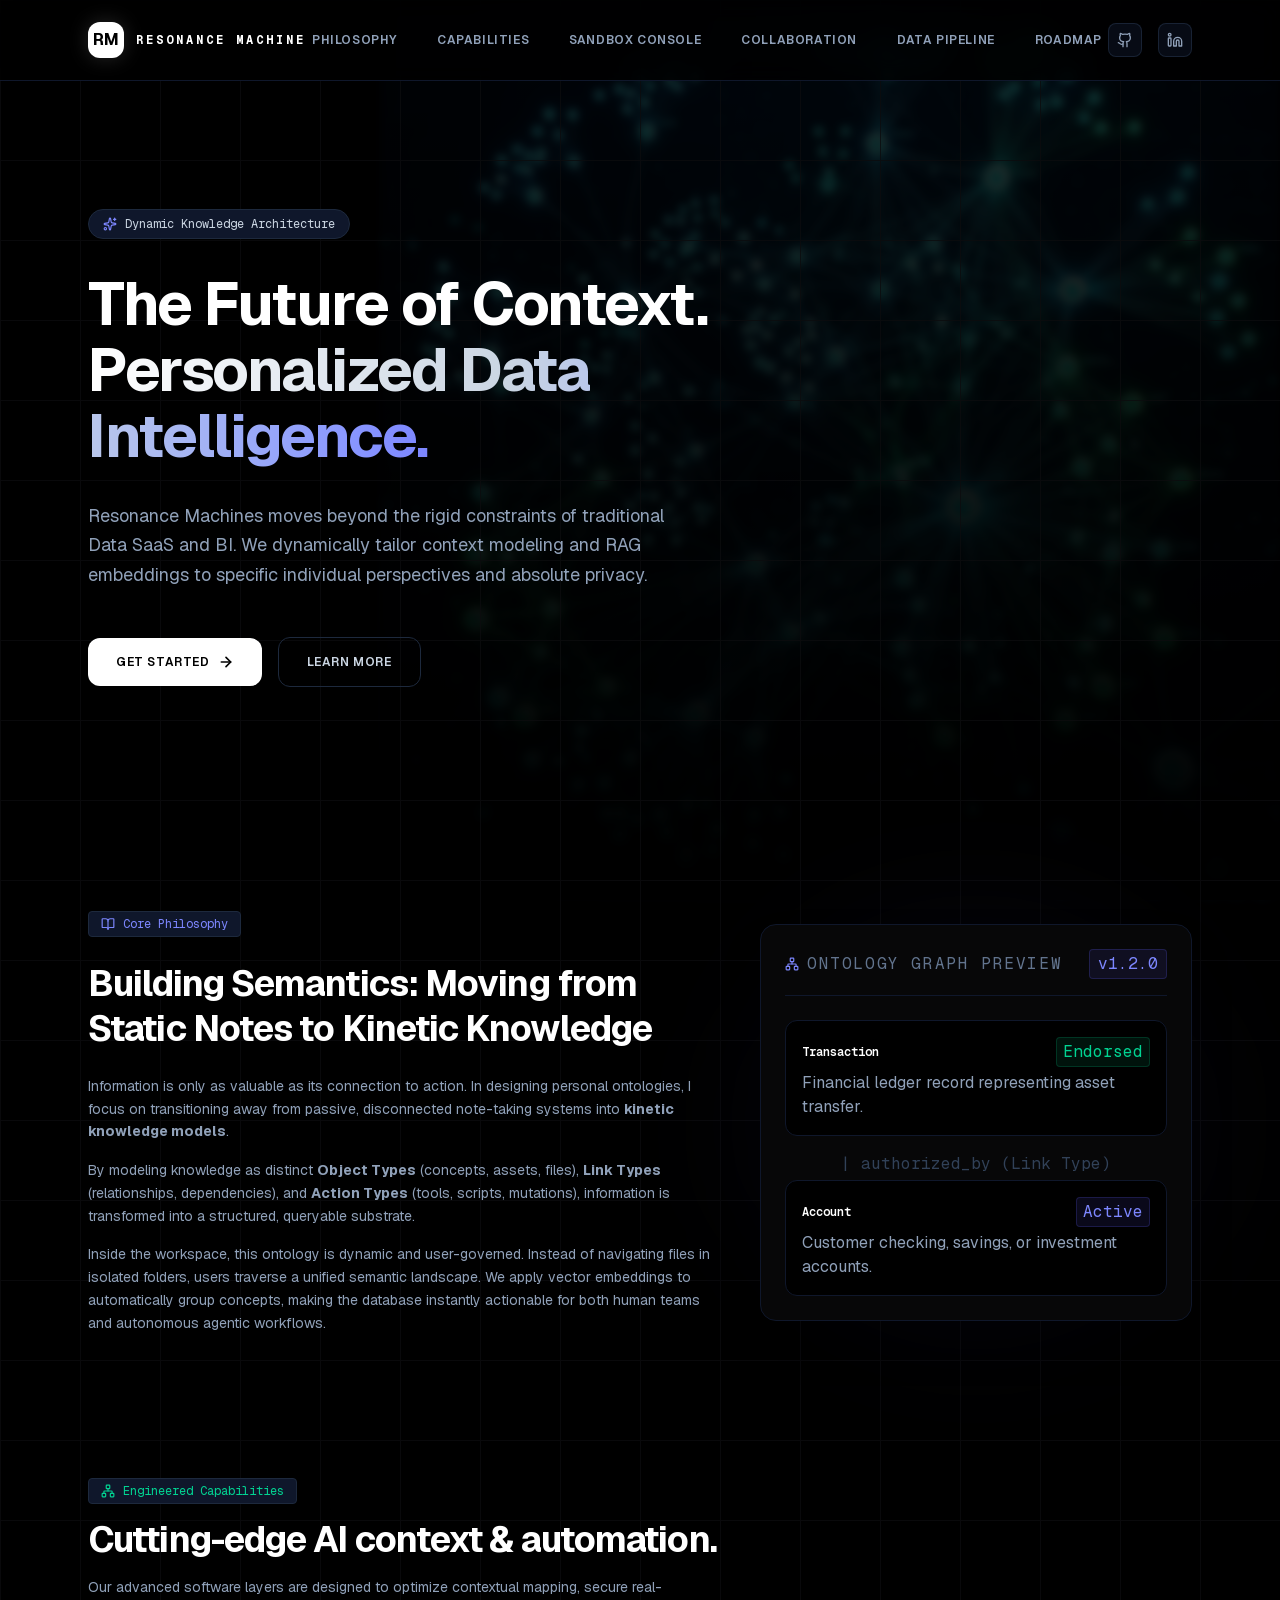
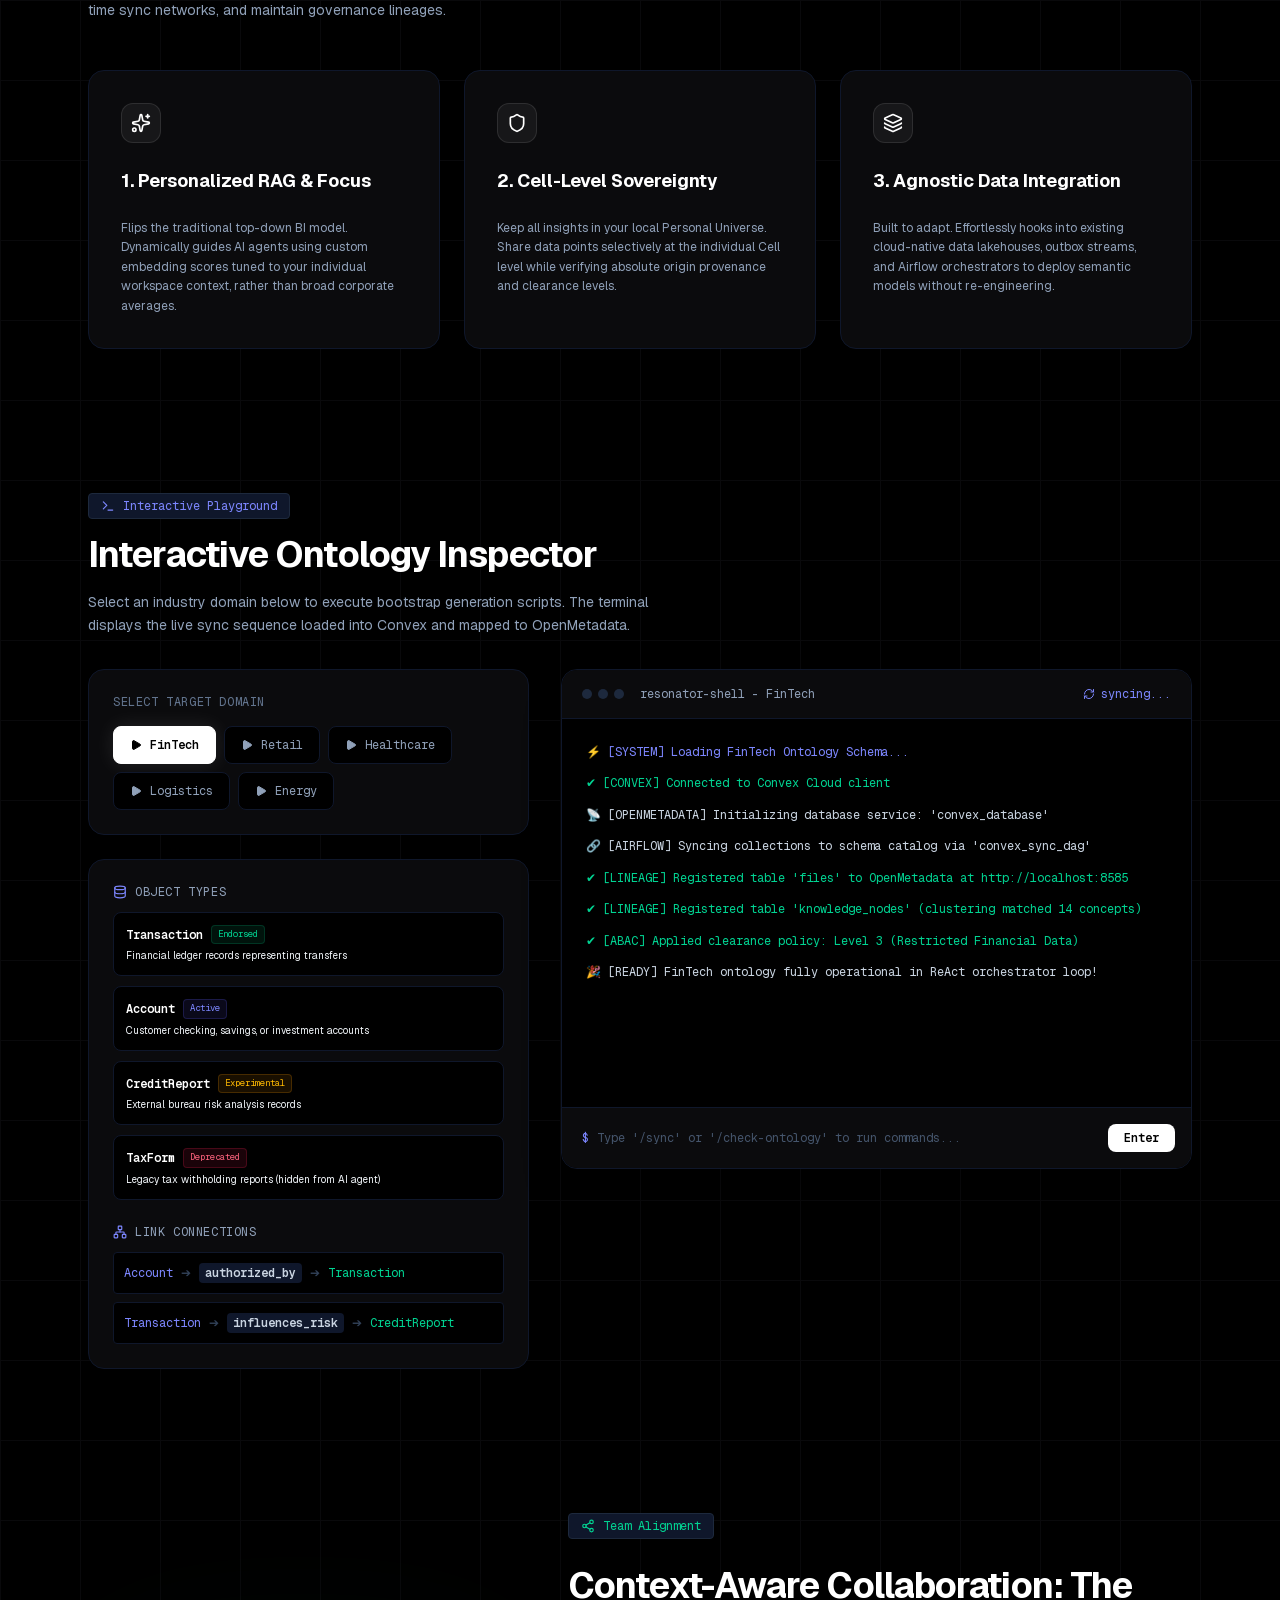
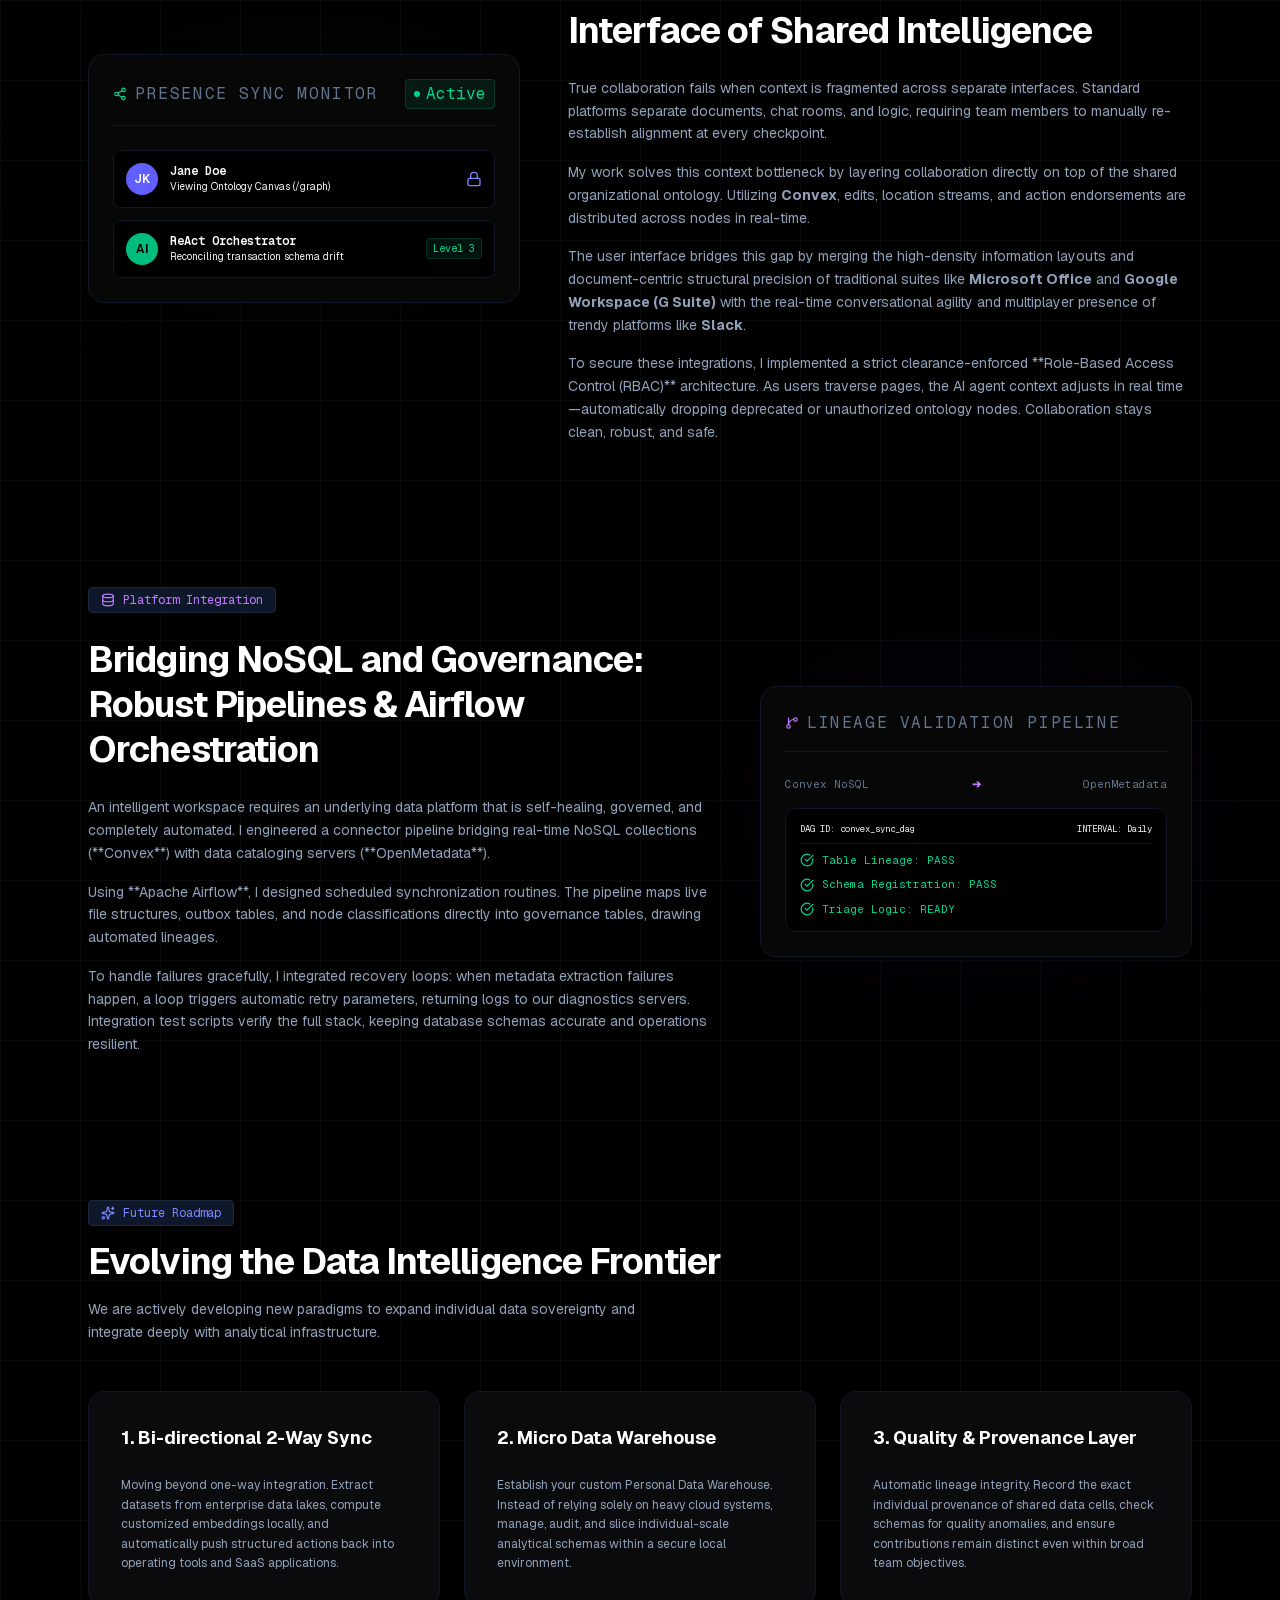
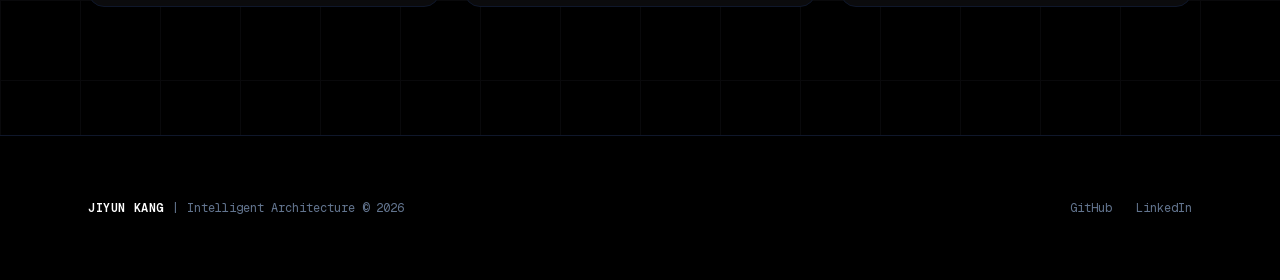
<file: index.html>
<!DOCTYPE html><html lang="en" class="geist_a71539c9-module__T19VSG__variable geist_mono_8d43a2aa-module__8Li5zG__variable h-full antialiased"><head><meta charSet="utf-8"/><meta name="viewport" content="width=device-width, initial-scale=1"/><link rel="preload" href="/_next/static/media/797e433ab948586e-s.p.0r6juujl39pe6.woff2" as="font" crossorigin="" type="font/woff2"/><link rel="preload" href="/_next/static/media/caa3a2e1cccd8315-s.p.0wgildi0cnwt9.woff2" as="font" crossorigin="" type="font/woff2"/><link rel="preload" as="image" href="/knowledge_graph.png"/><link rel="stylesheet" href="/_next/static/chunks/0osga4xzbk020.css" data-precedence="next"/><link rel="preload" as="script" fetchPriority="low" href="/_next/static/chunks/2b_7b1l5jpdln.js"/><script src="/_next/static/chunks/1btrok7lediey.js" async=""></script><script src="/_next/static/chunks/39-nb1ltqjn3k.js" async=""></script><script src="/_next/static/chunks/turbopack-3x1sa4vnvrdcb.js" async=""></script><script src="/_next/static/chunks/3k0y3hzr3o1l3.js" async=""></script><script src="/_next/static/chunks/3ndxa3y-mgfes.js" async=""></script><script src="/_next/static/chunks/0g8093c6s1-yj.js" async=""></script><meta name="next-size-adjust" content=""/><title>Jiyun Kang | Portfolio &amp; Intelligent Workspaces</title><meta name="description" content="Personal portfolio showcasing research and implementations in Ontology Systems, Real-Time Collaboration, and Metadata Governance."/><link rel="icon" href="/favicon.ico?favicon.2vob68tjqpejf.ico" sizes="256x256" type="image/x-icon"/><script src="/_next/static/chunks/0cz1d0mv5g_q7.js" noModule=""></script></head><body class="min-h-full flex flex-col"><div hidden=""><!--$--><!--/$--></div><div class="min-h-screen bg-black text-slate-100 font-sans selection:bg-indigo-600 selection:text-white relative overflow-x-hidden"><div class="absolute top-0 right-0 w-[600px] h-[600px] md:w-[900px] md:h-[900px] opacity-20 pointer-events-none z-0"><div class="absolute inset-0 bg-gradient-to-b from-transparent to-black z-10"></div><img alt="Knowledge Graph Background Pattern" decoding="async" data-nimg="fill" class="object-cover object-right-top blur-[4px]" style="position:absolute;height:100%;width:100%;left:0;top:0;right:0;bottom:0;color:transparent" src="/knowledge_graph.png"/></div><div class="absolute inset-0 bg-[linear-gradient(to_right,#0c0c0e_1px,transparent_1px),linear-gradient(to_bottom,#0c0c0e_1px,transparent_1px)] bg-[size:5rem_5rem] pointer-events-none opacity-80 z-0"></div><header class="border-b border-slate-900 bg-black/80 backdrop-blur-md sticky top-0 z-50"><div class="max-w-6xl mx-auto px-6 h-20 flex items-center justify-between"><div class="flex items-center gap-3"><div class="w-9 h-9 rounded-xl bg-white flex items-center justify-center font-bold text-black shadow-[0_0_20px_rgba(255,255,255,0.15)]">RM</div><span class="font-mono text-xs tracking-[0.25em] text-white uppercase font-bold">Resonance Machine</span></div><nav class="hidden md:flex items-center gap-10 text-xs font-semibold text-slate-400 uppercase tracking-wider"><a href="#philosophy" class="hover:text-white transition-colors">Philosophy</a><a href="#solutions" class="hover:text-white transition-colors">Capabilities</a><a href="#demo" class="hover:text-white transition-colors">Sandbox Console</a><a href="#collaboration" class="hover:text-white transition-colors">Collaboration</a><a href="#platform" class="hover:text-white transition-colors">Data Pipeline</a><a href="#roadmap" class="hover:text-white transition-colors">Roadmap</a></nav><div class="flex items-center gap-4"><a href="https://github.com/resonancemachines/resonance-machine" target="_blank" class="p-2 rounded-lg bg-slate-900/50 hover:bg-slate-800 text-slate-400 hover:text-white transition-all border border-slate-800/80" aria-label="GitHub Profile"><svg xmlns="http://www.w3.org/2000/svg" viewBox="0 0 24 24" fill="none" stroke="currentColor" stroke-width="2" stroke-linecap="round" stroke-linejoin="round" class="w-4 h-4"><path d="M15 22v-4a4.8 4.8 0 0 0-1-3.5c3 0 6-2 6-5.5.08-1.25-.27-2.48-1-3.5.28-1.15.28-2.35 0-3.5 0 0-1 0-3 1.5-2.64-.5-5.36-.5-8 0C6 2 5 2 5 2c-.3 1.15-.3 2.35 0 3.5A5.403 5.403 0 0 0 4 9c0 3.5 3 5.5 6 5.5-.39.49-.68 1.05-.85 1.65-.17.6-.22 1.23-.15 1.85v4"></path><path d="M9 18c-4.51 2-5-2-7-2"></path></svg></a><a href="https://www.linkedin.com/in/jiyun-kang-94178525/" target="_blank" class="p-2 rounded-lg bg-slate-900/50 hover:bg-slate-800 text-slate-400 hover:text-white transition-all border border-slate-800/80" aria-label="LinkedIn Profile"><svg xmlns="http://www.w3.org/2000/svg" viewBox="0 0 24 24" fill="none" stroke="currentColor" stroke-width="2" stroke-linecap="round" stroke-linejoin="round" class="w-4 h-4"><path d="M16 8a6 6 0 0 1 6 6v7h-4v-7a2 2 0 0 0-2-2 2 2 0 0 0-2 2v7h-4v-7a6 6 0 0 1 6-6z"></path><rect width="4" height="12" x="2" y="9" rx="1"></rect><circle cx="4" cy="4" r="2"></circle></svg></a></div></div></header><section class="relative pt-32 pb-24 px-6 z-10 max-w-6xl mx-auto"><div class="max-w-3xl space-y-8"><div class="inline-flex items-center gap-2 px-3.5 py-1.5 rounded-full bg-slate-900 border border-slate-800 text-slate-300 text-xs font-mono"><svg xmlns="http://www.w3.org/2000/svg" width="24" height="24" viewBox="0 0 24 24" fill="none" stroke="currentColor" stroke-width="2" stroke-linecap="round" stroke-linejoin="round" class="lucide lucide-sparkles w-3.5 h-3.5 text-indigo-400" aria-hidden="true"><path d="M11.017 2.814a1 1 0 0 1 1.966 0l1.051 5.558a2 2 0 0 0 1.594 1.594l5.558 1.051a1 1 0 0 1 0 1.966l-5.558 1.051a2 2 0 0 0-1.594 1.594l-1.051 5.558a1 1 0 0 1-1.966 0l-1.051-5.558a2 2 0 0 0-1.594-1.594l-5.558-1.051a1 1 0 0 1 0-1.966l5.558-1.051a2 2 0 0 0 1.594-1.594z"></path><path d="M20 2v4"></path><path d="M22 4h-4"></path><circle cx="4" cy="20" r="2"></circle></svg>Dynamic Knowledge Architecture</div><h1 class="text-4xl sm:text-6xl font-bold tracking-tight text-white leading-[1.1]">The Future of Context. <br/><span class="bg-clip-text text-transparent bg-gradient-to-r from-white via-slate-300 to-indigo-400">Personalized Data Intelligence.</span></h1><p class="text-lg text-slate-400 max-w-xl leading-relaxed">Resonance Machines moves beyond the rigid constraints of traditional Data SaaS and BI. We dynamically tailor context modeling and RAG embeddings to specific individual perspectives and absolute privacy.</p><div class="flex flex-col sm:flex-row items-center gap-4 pt-4"><a href="#demo" class="w-full sm:w-auto px-7 py-4 rounded-xl bg-white hover:bg-slate-200 text-black font-semibold text-xs uppercase tracking-wider flex items-center justify-center gap-2 transition-all hover:shadow-[0_0_30px_rgba(255,255,255,0.2)]">Get Started<svg xmlns="http://www.w3.org/2000/svg" width="24" height="24" viewBox="0 0 24 24" fill="none" stroke="currentColor" stroke-width="2" stroke-linecap="round" stroke-linejoin="round" class="lucide lucide-arrow-right w-4 h-4 stroke-[2.5]" aria-hidden="true"><path d="M5 12h14"></path><path d="m12 5 7 7-7 7"></path></svg></a><a href="#philosophy" class="w-full sm:w-auto px-7 py-4 rounded-xl bg-transparent hover:bg-slate-900/50 text-slate-300 hover:text-white font-semibold text-xs uppercase tracking-wider flex items-center justify-center gap-2 transition-all border border-slate-800 hover:border-slate-700">Learn More</a></div></div></section><main class="max-w-6xl mx-auto px-6 space-y-36 py-32 z-10 relative"><section id="philosophy" class="scroll-mt-24 grid lg:grid-cols-12 gap-12 items-center"><div class="lg:col-span-7 space-y-6"><div class="inline-flex items-center gap-2 px-3 py-1 bg-slate-900 border border-slate-800 rounded text-indigo-400 text-xs font-mono"><svg xmlns="http://www.w3.org/2000/svg" width="24" height="24" viewBox="0 0 24 24" fill="none" stroke="currentColor" stroke-width="2" stroke-linecap="round" stroke-linejoin="round" class="lucide lucide-book-open w-3.5 h-3.5" aria-hidden="true"><path d="M12 7v14"></path><path d="M3 18a1 1 0 0 1-1-1V4a1 1 0 0 1 1-1h5a4 4 0 0 1 4 4 4 4 0 0 1 4-4h5a1 1 0 0 1 1 1v13a1 1 0 0 1-1 1h-6a3 3 0 0 0-3 3 3 3 0 0 0-3-3z"></path></svg>Core Philosophy</div><h2 class="text-3xl sm:text-4xl font-bold tracking-tight text-white leading-tight">Building Semantics: Moving from Static Notes to Kinetic Knowledge</h2><div class="text-slate-400 space-y-4 leading-relaxed text-sm"><p>Information is only as valuable as its connection to action. In designing personal ontologies, I focus on transitioning away from passive, disconnected note-taking systems into <strong>kinetic knowledge models</strong>.</p><p>By modeling knowledge as distinct <strong>Object Types</strong> (concepts, assets, files), <strong>Link Types</strong> (relationships, dependencies), and <strong>Action Types</strong> (tools, scripts, mutations), information is transformed into a structured, queryable substrate.</p><p>Inside the workspace, this ontology is dynamic and user-governed. Instead of navigating files in isolated folders, users traverse a unified semantic landscape. We apply vector embeddings to automatically group concepts, making the database instantly actionable for both human teams and autonomous agentic workflows.</p></div></div><div class="lg:col-span-5 relative"><div class="absolute inset-0 bg-indigo-500/5 blur-3xl pointer-events-none rounded-full"></div><div class="relative border border-slate-900 bg-[#070708] rounded-2xl p-6 space-y-6 shadow-2xl"><div class="flex items-center justify-between border-b border-slate-900 pb-4"><span class="text-2xs font-mono text-slate-500 uppercase tracking-widest flex items-center gap-2"><svg xmlns="http://www.w3.org/2000/svg" width="24" height="24" viewBox="0 0 24 24" fill="none" stroke="currentColor" stroke-width="2" stroke-linecap="round" stroke-linejoin="round" class="lucide lucide-network w-3.5 h-3.5 text-indigo-400" aria-hidden="true"><rect x="16" y="16" width="6" height="6" rx="1"></rect><rect x="2" y="16" width="6" height="6" rx="1"></rect><rect x="9" y="2" width="6" height="6" rx="1"></rect><path d="M5 16v-3a1 1 0 0 1 1-1h12a1 1 0 0 1 1 1v3"></path><path d="M12 12V8"></path></svg>Ontology Graph Preview</span><span class="text-2xs font-mono text-indigo-400 bg-indigo-500/10 px-2 py-0.5 rounded border border-indigo-500/20">v1.2.0</span></div><div class="space-y-4"><div class="p-4 rounded-xl bg-black border border-slate-900"><div class="flex items-center justify-between mb-1"><span class="text-xs font-semibold text-white font-mono">Transaction</span><span class="text-2xs font-mono py-0.5 px-1.5 rounded bg-emerald-500/10 text-emerald-400 border border-emerald-500/20">Endorsed</span></div><p class="text-2xs text-slate-400">Financial ledger record representing asset transfer.</p></div><div class="flex justify-center text-slate-700 font-mono text-2xs my-1"><span>| authorized_by (Link Type)</span></div><div class="p-4 rounded-xl bg-black border border-slate-900"><div class="flex items-center justify-between mb-1"><span class="text-xs font-semibold text-white font-mono">Account</span><span class="text-2xs font-mono py-0.5 px-1.5 rounded bg-indigo-500/10 text-indigo-400 border border-indigo-500/20">Active</span></div><p class="text-2xs text-slate-400">Customer checking, savings, or investment accounts.</p></div></div></div></div></section><section id="solutions" class="scroll-mt-24 space-y-12"><div class="space-y-4"><div class="inline-flex items-center gap-2 px-3 py-1 bg-slate-900 border border-slate-800 rounded text-emerald-400 text-xs font-mono"><svg xmlns="http://www.w3.org/2000/svg" width="24" height="24" viewBox="0 0 24 24" fill="none" stroke="currentColor" stroke-width="2" stroke-linecap="round" stroke-linejoin="round" class="lucide lucide-network w-3.5 h-3.5" aria-hidden="true"><rect x="16" y="16" width="6" height="6" rx="1"></rect><rect x="2" y="16" width="6" height="6" rx="1"></rect><rect x="9" y="2" width="6" height="6" rx="1"></rect><path d="M5 16v-3a1 1 0 0 1 1-1h12a1 1 0 0 1 1 1v3"></path><path d="M12 12V8"></path></svg>Engineered Capabilities</div><h2 class="text-3xl sm:text-4xl font-bold tracking-tight text-white">Cutting-edge AI context &amp; automation.</h2><p class="text-slate-400 text-sm max-w-xl leading-relaxed">Our advanced software layers are designed to optimize contextual mapping, secure real-time sync networks, and maintain governance lineages.</p></div><div class="grid md:grid-cols-3 gap-6"><div class="bg-[#0b0b0d] border border-slate-900 hover:border-slate-800 rounded-2xl p-8 space-y-6 transition-all duration-300 hover:-translate-y-1"><div class="w-10 h-10 rounded-xl bg-white/5 border border-white/10 flex items-center justify-center text-white"><svg xmlns="http://www.w3.org/2000/svg" width="24" height="24" viewBox="0 0 24 24" fill="none" stroke="currentColor" stroke-width="2" stroke-linecap="round" stroke-linejoin="round" class="lucide lucide-sparkles w-5 h-5" aria-hidden="true"><path d="M11.017 2.814a1 1 0 0 1 1.966 0l1.051 5.558a2 2 0 0 0 1.594 1.594l5.558 1.051a1 1 0 0 1 0 1.966l-5.558 1.051a2 2 0 0 0-1.594 1.594l-1.051 5.558a1 1 0 0 1-1.966 0l-1.051-5.558a2 2 0 0 0-1.594-1.594l-5.558-1.051a1 1 0 0 1 0-1.966l5.558-1.051a2 2 0 0 0 1.594-1.594z"></path><path d="M20 2v4"></path><path d="M22 4h-4"></path><circle cx="4" cy="20" r="2"></circle></svg></div><h3 class="text-lg font-bold text-white">1. Personalized RAG &amp; Focus</h3><p class="text-xs text-slate-400 leading-relaxed">Flips the traditional top-down BI model. Dynamically guides AI agents using custom embedding scores tuned to your individual workspace context, rather than broad corporate averages.</p></div><div class="bg-[#0b0b0d] border border-slate-900 hover:border-slate-800 rounded-2xl p-8 space-y-6 transition-all duration-300 hover:-translate-y-1"><div class="w-10 h-10 rounded-xl bg-white/5 border border-white/10 flex items-center justify-center text-white"><svg xmlns="http://www.w3.org/2000/svg" width="24" height="24" viewBox="0 0 24 24" fill="none" stroke="currentColor" stroke-width="2" stroke-linecap="round" stroke-linejoin="round" class="lucide lucide-shield w-5 h-5" aria-hidden="true"><path d="M20 13c0 5-3.5 7.5-7.66 8.95a1 1 0 0 1-.67-.01C7.5 20.5 4 18 4 13V6a1 1 0 0 1 1-1c2 0 4.5-1.2 6.24-2.72a1.17 1.17 0 0 1 1.52 0C14.51 3.81 17 5 19 5a1 1 0 0 1 1 1z"></path></svg></div><h3 class="text-lg font-bold text-white">2. Cell-Level Sovereignty</h3><p class="text-xs text-slate-400 leading-relaxed">Keep all insights in your local Personal Universe. Share data points selectively at the individual Cell level while verifying absolute origin provenance and clearance levels.</p></div><div class="bg-[#0b0b0d] border border-slate-900 hover:border-slate-800 rounded-2xl p-8 space-y-6 transition-all duration-300 hover:-translate-y-1"><div class="w-10 h-10 rounded-xl bg-white/5 border border-white/10 flex items-center justify-center text-white"><svg xmlns="http://www.w3.org/2000/svg" width="24" height="24" viewBox="0 0 24 24" fill="none" stroke="currentColor" stroke-width="2" stroke-linecap="round" stroke-linejoin="round" class="lucide lucide-layers w-5 h-5" aria-hidden="true"><path d="M12.83 2.18a2 2 0 0 0-1.66 0L2.6 6.08a1 1 0 0 0 0 1.83l8.58 3.91a2 2 0 0 0 1.66 0l8.58-3.9a1 1 0 0 0 0-1.83z"></path><path d="M2 12a1 1 0 0 0 .58.91l8.6 3.91a2 2 0 0 0 1.65 0l8.58-3.9A1 1 0 0 0 22 12"></path><path d="M2 17a1 1 0 0 0 .58.91l8.6 3.91a2 2 0 0 0 1.65 0l8.58-3.9A1 1 0 0 0 22 17"></path></svg></div><h3 class="text-lg font-bold text-white">3. Agnostic Data Integration</h3><p class="text-xs text-slate-400 leading-relaxed">Built to adapt. Effortlessly hooks into existing cloud-native data lakehouses, outbox streams, and Airflow orchestrators to deploy semantic models without re-engineering.</p></div></div></section><section id="demo" class="scroll-mt-24 space-y-8"><div class="space-y-4 max-w-xl"><div class="inline-flex items-center gap-2 px-3 py-1 bg-slate-900 border border-slate-800 rounded text-indigo-400 text-xs font-mono"><svg xmlns="http://www.w3.org/2000/svg" width="24" height="24" viewBox="0 0 24 24" fill="none" stroke="currentColor" stroke-width="2" stroke-linecap="round" stroke-linejoin="round" class="lucide lucide-terminal w-3.5 h-3.5" aria-hidden="true"><path d="M12 19h8"></path><path d="m4 17 6-6-6-6"></path></svg>Interactive Playground</div><h2 class="text-3xl sm:text-4xl font-bold tracking-tight text-white">Interactive Ontology Inspector</h2><p class="text-slate-400 text-sm leading-relaxed">Select an industry domain below to execute bootstrap generation scripts. The terminal displays the live sync sequence loaded into Convex and mapped to OpenMetadata.</p></div><div class="grid lg:grid-cols-12 gap-8 items-start"><div class="lg:col-span-5 space-y-6"><div class="bg-[#0b0b0d] border border-slate-900 rounded-2xl p-6 space-y-4"><h3 class="text-xs font-mono tracking-wider text-slate-500 uppercase">Select Target Domain</h3><div class="flex flex-wrap gap-2"><button class="px-4 py-2.5 rounded-lg text-xs font-mono border transition-all flex items-center gap-2 bg-white border-white text-black font-semibold shadow-[0_0_20px_rgba(255,255,255,0.1)]"><svg xmlns="http://www.w3.org/2000/svg" width="24" height="24" viewBox="0 0 24 24" fill="none" stroke="currentColor" stroke-width="2" stroke-linecap="round" stroke-linejoin="round" class="lucide lucide-play w-3 h-3 fill-current" aria-hidden="true"><path d="M5 5a2 2 0 0 1 3.008-1.728l11.997 6.998a2 2 0 0 1 .003 3.458l-12 7A2 2 0 0 1 5 19z"></path></svg>FinTech</button><button class="px-4 py-2.5 rounded-lg text-xs font-mono border transition-all flex items-center gap-2 bg-black border-slate-900 text-slate-400 hover:border-slate-800 hover:text-white"><svg xmlns="http://www.w3.org/2000/svg" width="24" height="24" viewBox="0 0 24 24" fill="none" stroke="currentColor" stroke-width="2" stroke-linecap="round" stroke-linejoin="round" class="lucide lucide-play w-3 h-3 fill-current" aria-hidden="true"><path d="M5 5a2 2 0 0 1 3.008-1.728l11.997 6.998a2 2 0 0 1 .003 3.458l-12 7A2 2 0 0 1 5 19z"></path></svg>Retail</button><button class="px-4 py-2.5 rounded-lg text-xs font-mono border transition-all flex items-center gap-2 bg-black border-slate-900 text-slate-400 hover:border-slate-800 hover:text-white"><svg xmlns="http://www.w3.org/2000/svg" width="24" height="24" viewBox="0 0 24 24" fill="none" stroke="currentColor" stroke-width="2" stroke-linecap="round" stroke-linejoin="round" class="lucide lucide-play w-3 h-3 fill-current" aria-hidden="true"><path d="M5 5a2 2 0 0 1 3.008-1.728l11.997 6.998a2 2 0 0 1 .003 3.458l-12 7A2 2 0 0 1 5 19z"></path></svg>Healthcare</button><button class="px-4 py-2.5 rounded-lg text-xs font-mono border transition-all flex items-center gap-2 bg-black border-slate-900 text-slate-400 hover:border-slate-800 hover:text-white"><svg xmlns="http://www.w3.org/2000/svg" width="24" height="24" viewBox="0 0 24 24" fill="none" stroke="currentColor" stroke-width="2" stroke-linecap="round" stroke-linejoin="round" class="lucide lucide-play w-3 h-3 fill-current" aria-hidden="true"><path d="M5 5a2 2 0 0 1 3.008-1.728l11.997 6.998a2 2 0 0 1 .003 3.458l-12 7A2 2 0 0 1 5 19z"></path></svg>Logistics</button><button class="px-4 py-2.5 rounded-lg text-xs font-mono border transition-all flex items-center gap-2 bg-black border-slate-900 text-slate-400 hover:border-slate-800 hover:text-white"><svg xmlns="http://www.w3.org/2000/svg" width="24" height="24" viewBox="0 0 24 24" fill="none" stroke="currentColor" stroke-width="2" stroke-linecap="round" stroke-linejoin="round" class="lucide lucide-play w-3 h-3 fill-current" aria-hidden="true"><path d="M5 5a2 2 0 0 1 3.008-1.728l11.997 6.998a2 2 0 0 1 .003 3.458l-12 7A2 2 0 0 1 5 19z"></path></svg>Energy</button></div></div><div class="bg-[#0b0b0d] border border-slate-900 rounded-2xl p-6 space-y-6"><div><h4 class="text-xs font-mono tracking-wider text-slate-400 uppercase mb-3 flex items-center gap-2"><svg xmlns="http://www.w3.org/2000/svg" width="24" height="24" viewBox="0 0 24 24" fill="none" stroke="currentColor" stroke-width="2" stroke-linecap="round" stroke-linejoin="round" class="lucide lucide-database w-3.5 h-3.5 text-indigo-400" aria-hidden="true"><ellipse cx="12" cy="5" rx="9" ry="3"></ellipse><path d="M3 5V19A9 3 0 0 0 21 19V5"></path><path d="M3 12A9 3 0 0 0 21 12"></path></svg>Object Types</h4><div class="space-y-2.5"><div class="p-3 rounded-lg bg-black border border-slate-900 flex justify-between items-start"><div><div class="flex items-center gap-2"><span class="text-xs font-mono font-semibold text-white">Transaction</span><span class="text-[9px] px-1.5 py-0.5 rounded font-mono bg-emerald-500/10 text-emerald-400 border border-emerald-500/20">Endorsed</span></div><p class="text-[10px] text-slate-450 mt-1">Financial ledger records representing transfers</p></div></div><div class="p-3 rounded-lg bg-black border border-slate-900 flex justify-between items-start"><div><div class="flex items-center gap-2"><span class="text-xs font-mono font-semibold text-white">Account</span><span class="text-[9px] px-1.5 py-0.5 rounded font-mono bg-indigo-500/10 text-indigo-400 border border-indigo-500/20">Active</span></div><p class="text-[10px] text-slate-450 mt-1">Customer checking, savings, or investment accounts</p></div></div><div class="p-3 rounded-lg bg-black border border-slate-900 flex justify-between items-start"><div><div class="flex items-center gap-2"><span class="text-xs font-mono font-semibold text-white">CreditReport</span><span class="text-[9px] px-1.5 py-0.5 rounded font-mono bg-amber-500/10 text-amber-400 border border-amber-500/20">Experimental</span></div><p class="text-[10px] text-slate-450 mt-1">External bureau risk analysis records</p></div></div><div class="p-3 rounded-lg bg-black border border-slate-900 flex justify-between items-start"><div><div class="flex items-center gap-2"><span class="text-xs font-mono font-semibold text-white">TaxForm</span><span class="text-[9px] px-1.5 py-0.5 rounded font-mono bg-rose-500/10 text-rose-400 border border-rose-500/20">Deprecated</span></div><p class="text-[10px] text-slate-450 mt-1">Legacy tax withholding reports (hidden from AI agent)</p></div></div></div></div><div><h4 class="text-xs font-mono tracking-wider text-slate-400 uppercase mb-3 flex items-center gap-2"><svg xmlns="http://www.w3.org/2000/svg" width="24" height="24" viewBox="0 0 24 24" fill="none" stroke="currentColor" stroke-width="2" stroke-linecap="round" stroke-linejoin="round" class="lucide lucide-network w-3.5 h-3.5 text-indigo-400" aria-hidden="true"><rect x="16" y="16" width="6" height="6" rx="1"></rect><rect x="2" y="16" width="6" height="6" rx="1"></rect><rect x="9" y="2" width="6" height="6" rx="1"></rect><path d="M5 16v-3a1 1 0 0 1 1-1h12a1 1 0 0 1 1 1v3"></path><path d="M12 12V8"></path></svg>Link Connections</h4><div class="space-y-2"><div class="text-xs font-mono text-slate-400 flex items-center gap-2 p-2.5 rounded bg-black border border-slate-900"><span class="text-indigo-400">Account</span><span class="text-slate-700">➔</span><span class="bg-slate-900 px-1.5 py-0.5 rounded text-slate-300 font-semibold">authorized_by</span><span class="text-slate-700">➔</span><span class="text-emerald-400">Transaction</span></div><div class="text-xs font-mono text-slate-400 flex items-center gap-2 p-2.5 rounded bg-black border border-slate-900"><span class="text-indigo-400">Transaction</span><span class="text-slate-700">➔</span><span class="bg-slate-900 px-1.5 py-0.5 rounded text-slate-300 font-semibold">influences_risk</span><span class="text-slate-700">➔</span><span class="text-emerald-400">CreditReport</span></div></div></div></div></div><div class="lg:col-span-7 flex flex-col border border-slate-900 bg-black rounded-2xl overflow-hidden shadow-2xl h-[500px]"><div class="bg-[#0b0b0d] px-5 py-4 border-b border-slate-900 flex items-center justify-between"><div class="flex items-center gap-2"><div class="flex gap-1.5"><div class="w-2.5 h-2.5 rounded-full bg-slate-800"></div><div class="w-2.5 h-2.5 rounded-full bg-slate-800"></div><div class="w-2.5 h-2.5 rounded-full bg-slate-800"></div></div><span class="text-xs font-mono text-slate-400 ml-2">resonator-shell - <!-- -->FinTech</span></div></div><div class="flex-1 p-6 overflow-y-auto font-mono text-xs space-y-3 text-slate-300 bg-black"><div class="text-indigo-400 leading-relaxed break-all">⚡ [SYSTEM] Loading FinTech Ontology Schema...</div><div class="text-emerald-400 leading-relaxed break-all">✔ [CONVEX] Connected to Convex Cloud client</div><div class="text-slate-300 leading-relaxed break-all">📡 [OPENMETADATA] Initializing database service: &#x27;convex_database&#x27;</div><div class="text-slate-300 leading-relaxed break-all">🔗 [AIRFLOW] Syncing collections to schema catalog via &#x27;convex_sync_dag&#x27;</div><div class="text-emerald-400 leading-relaxed break-all">✔ [LINEAGE] Registered table &#x27;files&#x27; to OpenMetadata at http://localhost:8585</div><div class="text-emerald-400 leading-relaxed break-all">✔ [LINEAGE] Registered table &#x27;knowledge_nodes&#x27; (clustering matched 14 concepts)</div><div class="text-emerald-400 leading-relaxed break-all">✔ [ABAC] Applied clearance policy: Level 3 (Restricted Financial Data)</div><div class="text-slate-300 leading-relaxed break-all">🎉 [READY] FinTech ontology fully operational in ReAct orchestrator loop!</div><div></div></div><form class="bg-[#0b0b0d] border-t border-slate-900 p-4 flex gap-2"><span class="text-indigo-400 font-mono text-xs self-center select-none pl-1">$</span><input type="text" placeholder="Type &#x27;/sync&#x27; or &#x27;/check-ontology&#x27; to run commands..." class="flex-1 bg-transparent border-none outline-none font-mono text-xs text-white placeholder-slate-600" value=""/><button type="submit" class="px-4 py-1.5 rounded-lg bg-white text-black font-semibold font-mono text-xs hover:bg-slate-200 transition-colors">Enter</button></form></div></div></section><section id="collaboration" class="scroll-mt-24 grid lg:grid-cols-12 gap-12 items-center"><div class="lg:col-span-5 relative order-last lg:order-first"><div class="absolute inset-0 bg-emerald-500/5 blur-3xl pointer-events-none rounded-full"></div><div class="relative border border-slate-900 bg-[#070708] rounded-2xl p-6 space-y-6 shadow-2xl"><div class="flex items-center justify-between border-b border-slate-900 pb-4"><span class="text-2xs font-mono text-slate-500 uppercase tracking-widest flex items-center gap-2"><svg xmlns="http://www.w3.org/2000/svg" width="24" height="24" viewBox="0 0 24 24" fill="none" stroke="currentColor" stroke-width="2" stroke-linecap="round" stroke-linejoin="round" class="lucide lucide-share2 lucide-share-2 w-3.5 h-3.5 text-emerald-400" aria-hidden="true"><circle cx="18" cy="5" r="3"></circle><circle cx="6" cy="12" r="3"></circle><circle cx="18" cy="19" r="3"></circle><line x1="8.59" x2="15.42" y1="13.51" y2="17.49"></line><line x1="15.41" x2="8.59" y1="6.51" y2="10.49"></line></svg>Presence Sync Monitor</span><span class="flex items-center gap-1.5 text-2xs text-emerald-400 font-mono bg-emerald-500/10 px-2 py-0.5 rounded border border-emerald-500/20"><span class="w-1.5 h-1.5 rounded-full bg-emerald-400 animate-ping"></span>Active</span></div><div class="space-y-3"><div class="flex items-center gap-3 p-3 rounded-lg bg-black border border-slate-900"><div class="w-8 h-8 rounded-full bg-indigo-500 flex items-center justify-center font-semibold text-xs text-white">JK</div><div class="flex-1 min-w-0"><p class="text-xs font-semibold text-white font-mono">Jane Doe</p><p class="text-[10px] text-slate-450 truncate">Viewing Ontology Canvas (/graph)</p></div><svg xmlns="http://www.w3.org/2000/svg" width="24" height="24" viewBox="0 0 24 24" fill="none" stroke="currentColor" stroke-width="2" stroke-linecap="round" stroke-linejoin="round" class="lucide lucide-lock w-4 h-4 text-indigo-400 shadow-sm" aria-hidden="true"><rect width="18" height="11" x="3" y="11" rx="2" ry="2"></rect><path d="M7 11V7a5 5 0 0 1 10 0v4"></path></svg></div><div class="flex items-center gap-3 p-3 rounded-lg bg-black border border-slate-900"><div class="w-8 h-8 rounded-full bg-emerald-500 flex items-center justify-center font-semibold text-xs text-black">AI</div><div class="flex-1 min-w-0"><p class="text-xs font-semibold text-white font-mono">ReAct Orchestrator</p><p class="text-[10px] text-slate-450 truncate">Reconciling transaction schema drift</p></div><span class="text-[10px] font-mono py-0.5 px-1.5 bg-emerald-500/10 text-emerald-400 border border-emerald-500/20 rounded">Level 3</span></div></div></div></div><div class="lg:col-span-7 space-y-6"><div class="inline-flex items-center gap-2 px-3 py-1 bg-slate-900 border border-slate-800 rounded text-emerald-400 text-xs font-mono"><svg xmlns="http://www.w3.org/2000/svg" width="24" height="24" viewBox="0 0 24 24" fill="none" stroke="currentColor" stroke-width="2" stroke-linecap="round" stroke-linejoin="round" class="lucide lucide-share2 lucide-share-2 w-3.5 h-3.5" aria-hidden="true"><circle cx="18" cy="5" r="3"></circle><circle cx="6" cy="12" r="3"></circle><circle cx="18" cy="19" r="3"></circle><line x1="8.59" x2="15.42" y1="13.51" y2="17.49"></line><line x1="15.41" x2="8.59" y1="6.51" y2="10.49"></line></svg>Team Alignment</div><h2 class="text-3xl sm:text-4xl font-bold tracking-tight text-white leading-tight">Context-Aware Collaboration: The Interface of Shared Intelligence</h2><div class="text-slate-400 space-y-4 leading-relaxed text-sm"><p>True collaboration fails when context is fragmented across separate interfaces. Standard platforms separate documents, chat rooms, and logic, requiring team members to manually re-establish alignment at every checkpoint.</p><p>My work solves this context bottleneck by layering collaboration directly on top of the shared organizational ontology. Utilizing <strong>Convex</strong>, edits, location streams, and action endorsements are distributed across nodes in real-time.</p><p>The user interface bridges this gap by merging the high-density information layouts and document-centric structural precision of traditional suites like <strong>Microsoft Office</strong> and <strong>Google Workspace (G Suite)</strong> with the real-time conversational agility and multiplayer presence of trendy platforms like <strong>Slack</strong>.</p><p>To secure these integrations, I implemented a strict clearance-enforced **Role-Based Access Control (RBAC)** architecture. As users traverse pages, the AI agent context adjusts in real time—automatically dropping deprecated or unauthorized ontology nodes. Collaboration stays clean, robust, and safe.</p></div></div></section><section id="platform" class="scroll-mt-24 grid lg:grid-cols-12 gap-12 items-center"><div class="lg:col-span-7 space-y-6"><div class="inline-flex items-center gap-2 px-3 py-1 bg-slate-900 border border-slate-800 rounded text-purple-400 text-xs font-mono"><svg xmlns="http://www.w3.org/2000/svg" width="24" height="24" viewBox="0 0 24 24" fill="none" stroke="currentColor" stroke-width="2" stroke-linecap="round" stroke-linejoin="round" class="lucide lucide-database w-3.5 h-3.5" aria-hidden="true"><ellipse cx="12" cy="5" rx="9" ry="3"></ellipse><path d="M3 5V19A9 3 0 0 0 21 19V5"></path><path d="M3 12A9 3 0 0 0 21 12"></path></svg>Platform Integration</div><h2 class="text-3xl sm:text-4xl font-bold tracking-tight text-white leading-tight">Bridging NoSQL and Governance: Robust Pipelines &amp; Airflow Orchestration</h2><div class="text-slate-400 space-y-4 leading-relaxed text-sm"><p>An intelligent workspace requires an underlying data platform that is self-healing, governed, and completely automated. I engineered a connector pipeline bridging real-time NoSQL collections (**Convex**) with data cataloging servers (**OpenMetadata**).</p><p>Using **Apache Airflow**, I designed scheduled synchronization routines. The pipeline maps live file structures, outbox tables, and node classifications directly into governance tables, drawing automated lineages.</p><p>To handle failures gracefully, I integrated recovery loops: when metadata extraction failures happen, a loop triggers automatic retry parameters, returning logs to our diagnostics servers. Integration test scripts verify the full stack, keeping database schemas accurate and operations resilient.</p></div></div><div class="lg:col-span-5 relative"><div class="absolute inset-0 bg-purple-500/5 blur-3xl pointer-events-none rounded-full"></div><div class="relative border border-slate-900 bg-[#070708] rounded-2xl p-6 space-y-6 shadow-2xl"><div class="flex items-center justify-between border-b border-slate-900 pb-4"><span class="text-2xs font-mono text-slate-500 uppercase tracking-widest flex items-center gap-2"><svg xmlns="http://www.w3.org/2000/svg" width="24" height="24" viewBox="0 0 24 24" fill="none" stroke="currentColor" stroke-width="2" stroke-linecap="round" stroke-linejoin="round" class="lucide lucide-git-branch w-3.5 h-3.5 text-purple-400" aria-hidden="true"><path d="M15 6a9 9 0 0 0-9 9V3"></path><circle cx="18" cy="6" r="3"></circle><circle cx="6" cy="18" r="3"></circle></svg>Lineage Validation Pipeline</span></div><div class="space-y-4 font-mono text-[11px]"><div class="flex items-center justify-between text-slate-500"><span>Convex NoSQL</span><span class="text-purple-400 font-bold">➔</span><span>OpenMetadata</span></div><div class="bg-black p-3.5 rounded-xl border border-slate-900 space-y-2"><div class="flex justify-between items-center text-[9px] text-slate-650 border-b border-slate-900 pb-1.5"><span>DAG ID: convex_sync_dag</span><span>INTERVAL: Daily</span></div><div class="flex items-center gap-2 text-emerald-400"><svg xmlns="http://www.w3.org/2000/svg" width="24" height="24" viewBox="0 0 24 24" fill="none" stroke="currentColor" stroke-width="2" stroke-linecap="round" stroke-linejoin="round" class="lucide lucide-circle-check-big w-3.5 h-3.5" aria-hidden="true"><path d="M21.801 10A10 10 0 1 1 17 3.335"></path><path d="m9 11 3 3L22 4"></path></svg><span>Table Lineage: PASS</span></div><div class="flex items-center gap-2 text-emerald-400"><svg xmlns="http://www.w3.org/2000/svg" width="24" height="24" viewBox="0 0 24 24" fill="none" stroke="currentColor" stroke-width="2" stroke-linecap="round" stroke-linejoin="round" class="lucide lucide-circle-check-big w-3.5 h-3.5" aria-hidden="true"><path d="M21.801 10A10 10 0 1 1 17 3.335"></path><path d="m9 11 3 3L22 4"></path></svg><span>Schema Registration: PASS</span></div><div class="flex items-center gap-2 text-emerald-400"><svg xmlns="http://www.w3.org/2000/svg" width="24" height="24" viewBox="0 0 24 24" fill="none" stroke="currentColor" stroke-width="2" stroke-linecap="round" stroke-linejoin="round" class="lucide lucide-circle-check-big w-3.5 h-3.5" aria-hidden="true"><path d="M21.801 10A10 10 0 1 1 17 3.335"></path><path d="m9 11 3 3L22 4"></path></svg><span>Triage Logic: READY</span></div></div></div></div></div></section><section id="roadmap" class="scroll-mt-24 space-y-12"><div class="space-y-4"><div class="inline-flex items-center gap-2 px-3 py-1 bg-slate-900 border border-slate-800 rounded text-indigo-400 text-xs font-mono"><svg xmlns="http://www.w3.org/2000/svg" width="24" height="24" viewBox="0 0 24 24" fill="none" stroke="currentColor" stroke-width="2" stroke-linecap="round" stroke-linejoin="round" class="lucide lucide-sparkles w-3.5 h-3.5 animate-pulse" aria-hidden="true"><path d="M11.017 2.814a1 1 0 0 1 1.966 0l1.051 5.558a2 2 0 0 0 1.594 1.594l5.558 1.051a1 1 0 0 1 0 1.966l-5.558 1.051a2 2 0 0 0-1.594 1.594l-1.051 5.558a1 1 0 0 1-1.966 0l-1.051-5.558a2 2 0 0 0-1.594-1.594l-5.558-1.051a1 1 0 0 1 0-1.966l5.558-1.051a2 2 0 0 0 1.594-1.594z"></path><path d="M20 2v4"></path><path d="M22 4h-4"></path><circle cx="4" cy="20" r="2"></circle></svg>Future Roadmap</div><h2 class="text-3xl sm:text-4xl font-bold tracking-tight text-white">Evolving the Data Intelligence Frontier</h2><p class="text-slate-400 text-sm max-w-xl leading-relaxed">We are actively developing new paradigms to expand individual data sovereignty and integrate deeply with analytical infrastructure.</p></div><div class="grid md:grid-cols-3 gap-6"><div class="bg-[#0b0b0d] border border-slate-900 hover:border-slate-800 rounded-2xl p-8 space-y-6 transition-all duration-300 hover:-translate-y-1"><h3 class="text-lg font-bold text-white">1. Bi-directional 2-Way Sync</h3><p class="text-xs text-slate-400 leading-relaxed">Moving beyond one-way integration. Extract datasets from enterprise data lakes, compute customized embeddings locally, and automatically push structured actions back into operating tools and SaaS applications.</p></div><div class="bg-[#0b0b0d] border border-slate-900 hover:border-slate-800 rounded-2xl p-8 space-y-6 transition-all duration-300 hover:-translate-y-1"><h3 class="text-lg font-bold text-white">2. Micro Data Warehouse</h3><p class="text-xs text-slate-400 leading-relaxed">Establish your custom Personal Data Warehouse. Instead of relying solely on heavy cloud systems, manage, audit, and slice individual-scale analytical schemas within a secure local environment.</p></div><div class="bg-[#0b0b0d] border border-slate-900 hover:border-slate-800 rounded-2xl p-8 space-y-6 transition-all duration-300 hover:-translate-y-1"><h3 class="text-lg font-bold text-white">3. Quality &amp; Provenance Layer</h3><p class="text-xs text-slate-400 leading-relaxed">Automatic lineage integrity. Record the exact individual provenance of shared data cells, check schemas for quality anomalies, and ensure contributions remain distinct even within broad team objectives.</p></div></div></section></main><footer class="border-t border-slate-900 bg-black py-16 text-xs text-slate-500 font-mono z-10 relative"><div class="max-w-6xl mx-auto px-6 flex flex-col md:flex-row items-center justify-between gap-6"><div class="flex items-center gap-2"><span class="text-white uppercase tracking-wider font-semibold">Jiyun Kang</span><span>|</span><span>Intelligent Architecture © <!-- -->2026</span></div><div class="flex items-center gap-6"><a href="https://github.com/resonancemachines/resonance-machine" target="_blank" class="hover:text-white transition-colors">GitHub</a><a href="https://www.linkedin.com/in/jiyun-kang-94178525/" target="_blank" class="hover:text-white transition-colors">LinkedIn</a></div></div></footer></div><!--$--><!--/$--><script src="/_next/static/chunks/2b_7b1l5jpdln.js" id="_R_" async=""></script><script>(self.__next_f=self.__next_f||[]).push([0])</script><script>self.__next_f.push([1,"1:\"$Sreact.fragment\"\n2:I[39984,[\"/_next/static/chunks/3k0y3hzr3o1l3.js\",\"/_next/static/chunks/3ndxa3y-mgfes.js\"],\"default\"]\n3:I[65950,[\"/_next/static/chunks/3k0y3hzr3o1l3.js\",\"/_next/static/chunks/3ndxa3y-mgfes.js\"],\"default\"]\n4:I[33745,[\"/_next/static/chunks/3k0y3hzr3o1l3.js\",\"/_next/static/chunks/3ndxa3y-mgfes.js\"],\"ClientPageRoot\"]\n5:I[58856,[\"/_next/static/chunks/3k0y3hzr3o1l3.js\",\"/_next/static/chunks/3ndxa3y-mgfes.js\",\"/_next/static/chunks/0g8093c6s1-yj.js\"],\"default\"]\n8:I[72206,[\"/_next/static/chunks/3k0y3hzr3o1l3.js\",\"/_next/static/chunks/3ndxa3y-mgfes.js\"],\"OutletBoundary\"]\n9:\"$Sreact.suspense\"\nb:I[72206,[\"/_next/static/chunks/3k0y3hzr3o1l3.js\",\"/_next/static/chunks/3ndxa3y-mgfes.js\"],\"ViewportBoundary\"]\nd:I[72206,[\"/_next/static/chunks/3k0y3hzr3o1l3.js\",\"/_next/static/chunks/3ndxa3y-mgfes.js\"],\"MetadataBoundary\"]\nf:I[82039,[\"/_next/static/chunks/3k0y3hzr3o1l3.js\",\"/_next/static/chunks/3ndxa3y-mgfes.js\"],\"default\",1]\n:HL[\"/_next/static/chunks/0osga4xzbk020.css\",\"style\"]\n:HL[\"/_next/static/media/797e433ab948586e-s.p.0r6juujl39pe6.woff2\",\"font\",{\"crossOrigin\":\"\",\"type\":\"font/woff2\"}]\n:HL[\"/_next/static/media/caa3a2e1cccd8315-s.p.0wgildi0cnwt9.woff2\",\"font\",{\"crossOrigin\":\"\",\"type\":\"font/woff2\"}]\n"])</script><script>self.__next_f.push([1,"0:{\"P\":null,\"c\":[\"\",\"\"],\"q\":\"\",\"i\":false,\"f\":[[[\"\",{\"children\":[\"__PAGE__\",{}]},\"$undefined\",\"$undefined\",16],[[\"$\",\"$1\",\"c\",{\"children\":[[[\"$\",\"link\",\"0\",{\"rel\":\"stylesheet\",\"href\":\"/_next/static/chunks/0osga4xzbk020.css\",\"precedence\":\"next\",\"crossOrigin\":\"$undefined\",\"nonce\":\"$undefined\"}],[\"$\",\"script\",\"script-0\",{\"src\":\"/_next/static/chunks/3k0y3hzr3o1l3.js\",\"async\":true,\"nonce\":\"$undefined\"}],[\"$\",\"script\",\"script-1\",{\"src\":\"/_next/static/chunks/3ndxa3y-mgfes.js\",\"async\":true,\"nonce\":\"$undefined\"}]],[\"$\",\"html\",null,{\"lang\":\"en\",\"className\":\"geist_a71539c9-module__T19VSG__variable geist_mono_8d43a2aa-module__8Li5zG__variable h-full antialiased\",\"children\":[\"$\",\"body\",null,{\"className\":\"min-h-full flex flex-col\",\"children\":[\"$\",\"$L2\",null,{\"parallelRouterKey\":\"children\",\"error\":\"$undefined\",\"errorStyles\":\"$undefined\",\"errorScripts\":\"$undefined\",\"template\":[\"$\",\"$L3\",null,{}],\"templateStyles\":\"$undefined\",\"templateScripts\":\"$undefined\",\"notFound\":[[[\"$\",\"title\",null,{\"children\":\"404: This page could not be found.\"}],[\"$\",\"div\",null,{\"style\":{\"fontFamily\":\"system-ui,\\\"Segoe UI\\\",Roboto,Helvetica,Arial,sans-serif,\\\"Apple Color Emoji\\\",\\\"Segoe UI Emoji\\\"\",\"height\":\"100vh\",\"textAlign\":\"center\",\"display\":\"flex\",\"flexDirection\":\"column\",\"alignItems\":\"center\",\"justifyContent\":\"center\"},\"children\":[\"$\",\"div\",null,{\"children\":[[\"$\",\"style\",null,{\"dangerouslySetInnerHTML\":{\"__html\":\"body{color:#000;background:#fff;margin:0}.next-error-h1{border-right:1px solid rgba(0,0,0,.3)}@media (prefers-color-scheme:dark){body{color:#fff;background:#000}.next-error-h1{border-right:1px solid rgba(255,255,255,.3)}}\"}}],[\"$\",\"h1\",null,{\"className\":\"next-error-h1\",\"style\":{\"display\":\"inline-block\",\"margin\":\"0 20px 0 0\",\"padding\":\"0 23px 0 0\",\"fontSize\":24,\"fontWeight\":500,\"verticalAlign\":\"top\",\"lineHeight\":\"49px\"},\"children\":404}],[\"$\",\"div\",null,{\"style\":{\"display\":\"inline-block\"},\"children\":[\"$\",\"h2\",null,{\"style\":{\"fontSize\":14,\"fontWeight\":400,\"lineHeight\":\"49px\",\"margin\":0},\"children\":\"This page could not be found.\"}]}]]}]}]],[]],\"forbidden\":\"$undefined\",\"unauthorized\":\"$undefined\"}]}]}]]}],{\"children\":[[\"$\",\"$1\",\"c\",{\"children\":[[\"$\",\"$L4\",null,{\"Component\":\"$5\",\"serverProvidedParams\":{\"searchParams\":{},\"params\":{},\"promises\":[\"$@6\",\"$@7\"]}}],[[\"$\",\"script\",\"script-0\",{\"src\":\"/_next/static/chunks/0g8093c6s1-yj.js\",\"async\":true,\"nonce\":\"$undefined\"}]],[\"$\",\"$L8\",null,{\"children\":[\"$\",\"$9\",null,{\"name\":\"Next.MetadataOutlet\",\"children\":\"$@a\"}]}]]}],{},null,false,null]},null,false,null],[\"$\",\"$1\",\"h\",{\"children\":[null,[\"$\",\"$Lb\",null,{\"children\":\"$Lc\"}],[\"$\",\"div\",null,{\"hidden\":true,\"children\":[\"$\",\"$Ld\",null,{\"children\":[\"$\",\"$9\",null,{\"name\":\"Next.Metadata\",\"children\":\"$Le\"}]}]}],[\"$\",\"meta\",null,{\"name\":\"next-size-adjust\",\"content\":\"\"}]]}],false]],\"m\":\"$undefined\",\"G\":[\"$f\",[[\"$\",\"link\",\"0\",{\"rel\":\"stylesheet\",\"href\":\"/_next/static/chunks/0osga4xzbk020.css\",\"precedence\":\"next\",\"crossOrigin\":\"$undefined\",\"nonce\":\"$undefined\"}]]],\"S\":true,\"h\":null,\"s\":\"$undefined\",\"l\":\"$undefined\",\"p\":\"$undefined\",\"d\":\"$undefined\",\"b\":\"Jk-3zvR6UINzXv4SO0ORQ\"}\n"])</script><script>self.__next_f.push([1,"6:{}\n7:\"$0:f:0:1:1:children:0:props:children:0:props:serverProvidedParams:params\"\n"])</script><script>self.__next_f.push([1,"c:[[\"$\",\"meta\",\"0\",{\"charSet\":\"utf-8\"}],[\"$\",\"meta\",\"1\",{\"name\":\"viewport\",\"content\":\"width=device-width, initial-scale=1\"}]]\n"])</script><script>self.__next_f.push([1,"10:I[81383,[\"/_next/static/chunks/3k0y3hzr3o1l3.js\",\"/_next/static/chunks/3ndxa3y-mgfes.js\"],\"IconMark\"]\na:null\ne:[[\"$\",\"title\",\"0\",{\"children\":\"Jiyun Kang | Portfolio \u0026 Intelligent Workspaces\"}],[\"$\",\"meta\",\"1\",{\"name\":\"description\",\"content\":\"Personal portfolio showcasing research and implementations in Ontology Systems, Real-Time Collaboration, and Metadata Governance.\"}],[\"$\",\"link\",\"2\",{\"rel\":\"icon\",\"href\":\"/favicon.ico?favicon.2vob68tjqpejf.ico\",\"sizes\":\"256x256\",\"type\":\"image/x-icon\"}],[\"$\",\"$L10\",\"3\",{}]]\n"])</script></body></html>
</file>
<file: _next/static/chunks/0osga4xzbk020.css>
@font-face{font-family:Geist;font-style:normal;font-weight:100 900;font-display:swap;src:url(../media/fef07dbb0973bf53-s.3p2_lha1f2xer.woff2)format("woff2");unicode-range:U+460-52F,U+1C80-1C8A,U+20B4,U+2DE0-2DFF,U+A640-A69F,U+FE2E-FE2F}@font-face{font-family:Geist;font-style:normal;font-weight:100 900;font-display:swap;src:url(../media/8a480f0b521d4e75-s.1qq4vpdcun5oj.woff2)format("woff2");unicode-range:U+301,U+400-45F,U+490-491,U+4B0-4B1,U+2116}@font-face{font-family:Geist;font-style:normal;font-weight:100 900;font-display:swap;src:url(../media/53b9e256198e5412-s.390ncx5urfkfu.woff2)format("woff2");unicode-range:U+102-103,U+110-111,U+128-129,U+168-169,U+1A0-1A1,U+1AF-1B0,U+300-301,U+303-304,U+308-309,U+323,U+329,U+1EA0-1EF9,U+20AB}@font-face{font-family:Geist;font-style:normal;font-weight:100 900;font-display:swap;src:url(../media/7178b3e590c64307-s.21jp631_3pja2.woff2)format("woff2");unicode-range:U+100-2BA,U+2BD-2C5,U+2C7-2CC,U+2CE-2D7,U+2DD-2FF,U+304,U+308,U+329,U+1D00-1DBF,U+1E00-1E9F,U+1EF2-1EFF,U+2020,U+20A0-20AB,U+20AD-20C0,U+2113,U+2C60-2C7F,U+A720-A7FF}@font-face{font-family:Geist;font-style:normal;font-weight:100 900;font-display:swap;src:url(../media/caa3a2e1cccd8315-s.p.0wgildi0cnwt9.woff2)format("woff2");unicode-range:U+??,U+131,U+152-153,U+2BB-2BC,U+2C6,U+2DA,U+2DC,U+304,U+308,U+329,U+2000-206F,U+20AC,U+2122,U+2191,U+2193,U+2212,U+2215,U+FEFF,U+FFFD}@font-face{font-family:Geist Fallback;src:local(Arial);ascent-override:95.94%;descent-override:28.16%;line-gap-override:0.0%;size-adjust:104.76%}.geist_a71539c9-module__T19VSG__className{font-family:Geist,Geist Fallback;font-style:normal}.geist_a71539c9-module__T19VSG__variable{--font-geist-sans:"Geist", "Geist Fallback"}
@font-face{font-family:Geist Mono;font-style:normal;font-weight:100 900;font-display:swap;src:url(../media/5ce348bf30bf5439-s.31988l_ccedte.woff2)format("woff2");unicode-range:U+460-52F,U+1C80-1C8A,U+20B4,U+2DE0-2DFF,U+A640-A69F,U+FE2E-FE2F}@font-face{font-family:Geist Mono;font-style:normal;font-weight:100 900;font-display:swap;src:url(../media/4fa387ec64143e14-s.2tuy5pz7dlieh.woff2)format("woff2");unicode-range:U+301,U+400-45F,U+490-491,U+4B0-4B1,U+2116}@font-face{font-family:Geist Mono;font-style:normal;font-weight:100 900;font-display:swap;src:url(../media/6306c77e7c8268e4-s.2dbetqa9o8jxf.woff2)format("woff2");unicode-range:U+2000-2001,U+2004-2008,U+200A,U+23B8-23BD,U+2500-259F}@font-face{font-family:Geist Mono;font-style:normal;font-weight:100 900;font-display:swap;src:url(../media/7d817b4c03b0c5f1-s.1uyisp29ctx0d.woff2)format("woff2");unicode-range:U+102-103,U+110-111,U+128-129,U+168-169,U+1A0-1A1,U+1AF-1B0,U+300-301,U+303-304,U+308-309,U+323,U+329,U+1EA0-1EF9,U+20AB}@font-face{font-family:Geist Mono;font-style:normal;font-weight:100 900;font-display:swap;src:url(../media/bbc41e54d2fcbd21-s.1rgnod-3esatf.woff2)format("woff2");unicode-range:U+100-2BA,U+2BD-2C5,U+2C7-2CC,U+2CE-2D7,U+2DD-2FF,U+304,U+308,U+329,U+1D00-1DBF,U+1E00-1E9F,U+1EF2-1EFF,U+2020,U+20A0-20AB,U+20AD-20C0,U+2113,U+2C60-2C7F,U+A720-A7FF}@font-face{font-family:Geist Mono;font-style:normal;font-weight:100 900;font-display:swap;src:url(../media/797e433ab948586e-s.p.0r6juujl39pe6.woff2)format("woff2");unicode-range:U+??,U+131,U+152-153,U+2BB-2BC,U+2C6,U+2DA,U+2DC,U+304,U+308,U+329,U+2000-206F,U+20AC,U+2122,U+2191,U+2193,U+2212,U+2215,U+FEFF,U+FFFD}@font-face{font-family:Geist Mono Fallback;src:local(Arial);ascent-override:74.67%;descent-override:21.92%;line-gap-override:0.0%;size-adjust:134.59%}.geist_mono_8d43a2aa-module__8Li5zG__className{font-family:Geist Mono,Geist Mono Fallback;font-style:normal}.geist_mono_8d43a2aa-module__8Li5zG__variable{--font-geist-mono:"Geist Mono", "Geist Mono Fallback"}
@layer properties{@supports (((-webkit-hyphens:none)) and (not (margin-trim:inline))) or ((-moz-orient:inline) and (not (color:rgb(from red r g b)))){*,:before,:after,::backdrop{--tw-space-y-reverse:0;--tw-border-style:solid;--tw-gradient-position:initial;--tw-gradient-from:#0000;--tw-gradient-via:#0000;--tw-gradient-to:#0000;--tw-gradient-stops:initial;--tw-gradient-via-stops:initial;--tw-gradient-from-position:0%;--tw-gradient-via-position:50%;--tw-gradient-to-position:100%;--tw-leading:initial;--tw-font-weight:initial;--tw-tracking:initial;--tw-shadow:0 0 #0000;--tw-shadow-color:initial;--tw-shadow-alpha:100%;--tw-inset-shadow:0 0 #0000;--tw-inset-shadow-color:initial;--tw-inset-shadow-alpha:100%;--tw-ring-color:initial;--tw-ring-shadow:0 0 #0000;--tw-inset-ring-color:initial;--tw-inset-ring-shadow:0 0 #0000;--tw-ring-inset:initial;--tw-ring-offset-width:0px;--tw-ring-offset-color:#fff;--tw-ring-offset-shadow:0 0 #0000;--tw-blur:initial;--tw-brightness:initial;--tw-contrast:initial;--tw-grayscale:initial;--tw-hue-rotate:initial;--tw-invert:initial;--tw-opacity:initial;--tw-saturate:initial;--tw-sepia:initial;--tw-drop-shadow:initial;--tw-drop-shadow-color:initial;--tw-drop-shadow-alpha:100%;--tw-drop-shadow-size:initial;--tw-backdrop-blur:initial;--tw-backdrop-brightness:initial;--tw-backdrop-contrast:initial;--tw-backdrop-grayscale:initial;--tw-backdrop-hue-rotate:initial;--tw-backdrop-invert:initial;--tw-backdrop-opacity:initial;--tw-backdrop-saturate:initial;--tw-backdrop-sepia:initial;--tw-duration:initial;--tw-translate-x:0;--tw-translate-y:0;--tw-translate-z:0}}}@layer theme{:root,:host{--color-amber-400:#fcbb00;--color-amber-500:#f99c00;--color-emerald-400:#00d294;--color-emerald-500:#00bb7f;--color-indigo-400:#7d87ff;--color-indigo-500:#625fff;--color-indigo-600:#4f39f6;--color-purple-400:#c07eff;--color-purple-500:#ac4bff;--color-rose-400:#ff667f;--color-rose-500:#ff2357;--color-slate-100:#f1f5f9;--color-slate-200:#e2e8f0;--color-slate-300:#cad5e2;--color-slate-400:#90a1b9;--color-slate-500:#62748e;--color-slate-600:#45556c;--color-slate-700:#314158;--color-slate-800:#1d293d;--color-slate-900:#0f172b;--color-black:#000;--color-white:#fff;--spacing:.25rem;--container-xl:36rem;--container-3xl:48rem;--container-6xl:72rem;--text-xs:.75rem;--text-xs--line-height:calc(1 / .75);--text-sm:.875rem;--text-sm--line-height:calc(1.25 / .875);--text-lg:1.125rem;--text-lg--line-height:calc(1.75 / 1.125);--text-3xl:1.875rem;--text-3xl--line-height:calc(2.25 / 1.875);--text-4xl:2.25rem;--text-4xl--line-height:calc(2.5 / 2.25);--text-6xl:3.75rem;--text-6xl--line-height:1;--font-weight-semibold:600;--font-weight-bold:700;--tracking-tight:-.025em;--tracking-wider:.05em;--tracking-widest:.1em;--leading-tight:1.25;--leading-relaxed:1.625;--radius-lg:.5rem;--radius-xl:.75rem;--radius-2xl:1rem;--animate-spin:spin 1s linear infinite;--animate-ping:ping 1s cubic-bezier(0, 0, .2, 1) infinite;--animate-pulse:pulse 2s cubic-bezier(.4, 0, .6, 1) infinite;--blur-md:12px;--blur-3xl:64px;--default-transition-duration:.15s;--default-transition-timing-function:cubic-bezier(.4, 0, .2, 1);--default-font-family:var(--font-geist-sans);--default-mono-font-family:var(--font-geist-mono)}@supports (color:lab(0% 0 0)){:root,:host{--color-amber-400:lab(80.1641% 16.6016 99.2089);--color-amber-500:lab(72.7183% 31.8672 97.9407);--color-emerald-400:lab(75.0771% -60.7313 19.4147);--color-emerald-500:lab(66.9756% -58.27 19.5419);--color-indigo-400:lab(59.866% 22.4834 -64.4485);--color-indigo-500:lab(48.295% 38.3129 -81.9673);--color-indigo-600:lab(38.4009% 52.6132 -92.3857);--color-purple-400:lab(63.6946% 47.6127 -59.2066);--color-purple-500:lab(52.0183% 66.11 -78.2316);--color-rose-400:lab(64.4125% 63.0291 19.2068);--color-rose-500:lab(56.101% 79.4328 31.4532);--color-slate-100:lab(96.286% -.852436 -2.46847);--color-slate-200:lab(91.7353% -.998765 -4.76968);--color-slate-300:lab(84.7652% -1.94535 -7.93337);--color-slate-400:lab(65.5349% -2.25151 -14.5072);--color-slate-500:lab(48.0876% -2.03595 -16.5814);--color-slate-600:lab(35.5623% -1.74978 -15.4316);--color-slate-700:lab(26.9569% -1.47016 -15.6993);--color-slate-800:lab(16.132% -.318035 -14.6672);--color-slate-900:lab(7.78673% 1.82345 -15.0537)}}}@layer base{*,:after,:before,::backdrop{box-sizing:border-box;border:0 solid;margin:0;padding:0}::file-selector-button{box-sizing:border-box;border:0 solid;margin:0;padding:0}html,:host{-webkit-text-size-adjust:100%;tab-size:4;line-height:1.5;font-family:var(--default-font-family,ui-sans-serif, system-ui, sans-serif, "Apple Color Emoji", "Segoe UI Emoji", "Segoe UI Symbol", "Noto Color Emoji");font-feature-settings:var(--default-font-feature-settings,normal);font-variation-settings:var(--default-font-variation-settings,normal);-webkit-tap-highlight-color:transparent}hr{height:0;color:inherit;border-top-width:1px}abbr:where([title]){-webkit-text-decoration:underline dotted;text-decoration:underline dotted}h1,h2,h3,h4,h5,h6{font-size:inherit;font-weight:inherit}a{color:inherit;-webkit-text-decoration:inherit;-webkit-text-decoration:inherit;-webkit-text-decoration:inherit;-webkit-text-decoration:inherit;text-decoration:inherit}b,strong{font-weight:bolder}code,kbd,samp,pre{font-family:var(--default-mono-font-family,ui-monospace, SFMono-Regular, Menlo, Monaco, Consolas, "Liberation Mono", "Courier New", monospace);font-feature-settings:var(--default-mono-font-feature-settings,normal);font-variation-settings:var(--default-mono-font-variation-settings,normal);font-size:1em}small{font-size:80%}sub,sup{vertical-align:baseline;font-size:75%;line-height:0;position:relative}sub{bottom:-.25em}sup{top:-.5em}table{text-indent:0;border-color:inherit;border-collapse:collapse}:-moz-focusring{outline:auto}progress{vertical-align:baseline}summary{display:list-item}ol,ul,menu{list-style:none}img,svg,video,canvas,audio,iframe,embed,object{vertical-align:middle;display:block}img,video{max-width:100%;height:auto}button,input,select,optgroup,textarea{font:inherit;font-feature-settings:inherit;font-variation-settings:inherit;letter-spacing:inherit;color:inherit;opacity:1;background-color:#0000;border-radius:0}::file-selector-button{font:inherit;font-feature-settings:inherit;font-variation-settings:inherit;letter-spacing:inherit;color:inherit;opacity:1;background-color:#0000;border-radius:0}:where(select:is([multiple],[size])) optgroup{font-weight:bolder}:where(select:is([multiple],[size])) optgroup option{padding-inline-start:20px}::file-selector-button{margin-inline-end:4px}::placeholder{opacity:1}@supports (not ((-webkit-appearance:-apple-pay-button))) or (contain-intrinsic-size:1px){::placeholder{color:currentColor}@supports (color:color-mix(in lab, red, red)){::placeholder{color:color-mix(in oklab, currentcolor 50%, transparent)}}}textarea{resize:vertical}::-webkit-search-decoration{-webkit-appearance:none}::-webkit-date-and-time-value{min-height:1lh;text-align:inherit}::-webkit-datetime-edit{display:inline-flex}::-webkit-datetime-edit-fields-wrapper{padding:0}::-webkit-datetime-edit{padding-block:0}::-webkit-datetime-edit-year-field{padding-block:0}::-webkit-datetime-edit-month-field{padding-block:0}::-webkit-datetime-edit-day-field{padding-block:0}::-webkit-datetime-edit-hour-field{padding-block:0}::-webkit-datetime-edit-minute-field{padding-block:0}::-webkit-datetime-edit-second-field{padding-block:0}::-webkit-datetime-edit-millisecond-field{padding-block:0}::-webkit-datetime-edit-meridiem-field{padding-block:0}::-webkit-calendar-picker-indicator{line-height:1}:-moz-ui-invalid{box-shadow:none}button,input:where([type=button],[type=reset],[type=submit]){appearance:button}::file-selector-button{appearance:button}::-webkit-inner-spin-button{height:auto}::-webkit-outer-spin-button{height:auto}[hidden]:where(:not([hidden=until-found])){display:none!important}}@layer components;@layer utilities{.pointer-events-none{pointer-events:none}.visible{visibility:visible}.absolute{position:absolute}.fixed{position:fixed}.relative{position:relative}.static{position:static}.sticky{position:sticky}.inset-0{inset:0}.top-0{top:0}.right-0{right:0}.z-0{z-index:0}.z-10{z-index:10}.z-50{z-index:50}.order-last{order:9999}.mx-auto{margin-inline:auto}.my-1{margin-block:var(--spacing)}.mt-1{margin-top:var(--spacing)}.mb-1{margin-bottom:var(--spacing)}.mb-3{margin-bottom:calc(var(--spacing) * 3)}.ml-2{margin-left:calc(var(--spacing) * 2)}.block{display:block}.flex{display:flex}.grid{display:grid}.hidden{display:none}.inline{display:inline}.inline-block{display:inline-block}.inline-flex{display:inline-flex}.table{display:table}.h-1\.5{height:calc(var(--spacing) * 1.5)}.h-2\.5{height:calc(var(--spacing) * 2.5)}.h-3{height:calc(var(--spacing) * 3)}.h-3\.5{height:calc(var(--spacing) * 3.5)}.h-4{height:calc(var(--spacing) * 4)}.h-5{height:calc(var(--spacing) * 5)}.h-8{height:calc(var(--spacing) * 8)}.h-9{height:calc(var(--spacing) * 9)}.h-10{height:calc(var(--spacing) * 10)}.h-20{height:calc(var(--spacing) * 20)}.h-\[500px\]{height:500px}.h-\[600px\]{height:600px}.h-full{height:100%}.min-h-full{min-height:100%}.min-h-screen{min-height:100vh}.w-1\.5{width:calc(var(--spacing) * 1.5)}.w-2\.5{width:calc(var(--spacing) * 2.5)}.w-3{width:calc(var(--spacing) * 3)}.w-3\.5{width:calc(var(--spacing) * 3.5)}.w-4{width:calc(var(--spacing) * 4)}.w-5{width:calc(var(--spacing) * 5)}.w-8{width:calc(var(--spacing) * 8)}.w-9{width:calc(var(--spacing) * 9)}.w-10{width:calc(var(--spacing) * 10)}.w-\[600px\]{width:600px}.w-full{width:100%}.max-w-3xl{max-width:var(--container-3xl)}.max-w-6xl{max-width:var(--container-6xl)}.max-w-xl{max-width:var(--container-xl)}.min-w-0{min-width:0}.flex-1{flex:1}.animate-ping{animation:var(--animate-ping)}.animate-pulse{animation:var(--animate-pulse)}.animate-spin{animation:var(--animate-spin)}.resize{resize:both}.scroll-mt-24{scroll-margin-top:calc(var(--spacing) * 24)}.flex-col{flex-direction:column}.flex-wrap{flex-wrap:wrap}.items-center{align-items:center}.items-start{align-items:flex-start}.justify-between{justify-content:space-between}.justify-center{justify-content:center}.gap-1\.5{gap:calc(var(--spacing) * 1.5)}.gap-2{gap:calc(var(--spacing) * 2)}.gap-3{gap:calc(var(--spacing) * 3)}.gap-4{gap:calc(var(--spacing) * 4)}.gap-6{gap:calc(var(--spacing) * 6)}.gap-8{gap:calc(var(--spacing) * 8)}.gap-10{gap:calc(var(--spacing) * 10)}.gap-12{gap:calc(var(--spacing) * 12)}:where(.space-y-2>:not(:last-child)){--tw-space-y-reverse:0;margin-block-start:calc(calc(var(--spacing) * 2) * var(--tw-space-y-reverse));margin-block-end:calc(calc(var(--spacing) * 2) * calc(1 - var(--tw-space-y-reverse)))}:where(.space-y-2\.5>:not(:last-child)){--tw-space-y-reverse:0;margin-block-start:calc(calc(var(--spacing) * 2.5) * var(--tw-space-y-reverse));margin-block-end:calc(calc(var(--spacing) * 2.5) * calc(1 - var(--tw-space-y-reverse)))}:where(.space-y-3>:not(:last-child)){--tw-space-y-reverse:0;margin-block-start:calc(calc(var(--spacing) * 3) * var(--tw-space-y-reverse));margin-block-end:calc(calc(var(--spacing) * 3) * calc(1 - var(--tw-space-y-reverse)))}:where(.space-y-4>:not(:last-child)){--tw-space-y-reverse:0;margin-block-start:calc(calc(var(--spacing) * 4) * var(--tw-space-y-reverse));margin-block-end:calc(calc(var(--spacing) * 4) * calc(1 - var(--tw-space-y-reverse)))}:where(.space-y-6>:not(:last-child)){--tw-space-y-reverse:0;margin-block-start:calc(calc(var(--spacing) * 6) * var(--tw-space-y-reverse));margin-block-end:calc(calc(var(--spacing) * 6) * calc(1 - var(--tw-space-y-reverse)))}:where(.space-y-8>:not(:last-child)){--tw-space-y-reverse:0;margin-block-start:calc(calc(var(--spacing) * 8) * var(--tw-space-y-reverse));margin-block-end:calc(calc(var(--spacing) * 8) * calc(1 - var(--tw-space-y-reverse)))}:where(.space-y-12>:not(:last-child)){--tw-space-y-reverse:0;margin-block-start:calc(calc(var(--spacing) * 12) * var(--tw-space-y-reverse));margin-block-end:calc(calc(var(--spacing) * 12) * calc(1 - var(--tw-space-y-reverse)))}:where(.space-y-36>:not(:last-child)){--tw-space-y-reverse:0;margin-block-start:calc(calc(var(--spacing) * 36) * var(--tw-space-y-reverse));margin-block-end:calc(calc(var(--spacing) * 36) * calc(1 - var(--tw-space-y-reverse)))}.self-center{align-self:center}.truncate{text-overflow:ellipsis;white-space:nowrap;overflow:hidden}.overflow-hidden{overflow:hidden}.overflow-x-hidden{overflow-x:hidden}.overflow-y-auto{overflow-y:auto}.rounded{border-radius:.25rem}.rounded-2xl{border-radius:var(--radius-2xl)}.rounded-full{border-radius:3.40282e38px}.rounded-lg{border-radius:var(--radius-lg)}.rounded-xl{border-radius:var(--radius-xl)}.border{border-style:var(--tw-border-style);border-width:1px}.border-t{border-top-style:var(--tw-border-style);border-top-width:1px}.border-b{border-bottom-style:var(--tw-border-style);border-bottom-width:1px}.border-none{--tw-border-style:none;border-style:none}.border-amber-500\/20{border-color:#f99c0033}@supports (color:color-mix(in lab, red, red)){.border-amber-500\/20{border-color:color-mix(in oklab, var(--color-amber-500) 20%, transparent)}}.border-emerald-500\/20{border-color:#00bb7f33}@supports (color:color-mix(in lab, red, red)){.border-emerald-500\/20{border-color:color-mix(in oklab, var(--color-emerald-500) 20%, transparent)}}.border-indigo-500\/20{border-color:#625fff33}@supports (color:color-mix(in lab, red, red)){.border-indigo-500\/20{border-color:color-mix(in oklab, var(--color-indigo-500) 20%, transparent)}}.border-rose-500\/20{border-color:#ff235733}@supports (color:color-mix(in lab, red, red)){.border-rose-500\/20{border-color:color-mix(in oklab, var(--color-rose-500) 20%, transparent)}}.border-slate-800{border-color:var(--color-slate-800)}.border-slate-800\/80{border-color:#1d293dcc}@supports (color:color-mix(in lab, red, red)){.border-slate-800\/80{border-color:color-mix(in oklab, var(--color-slate-800) 80%, transparent)}}.border-slate-900{border-color:var(--color-slate-900)}.border-white{border-color:var(--color-white)}.border-white\/10{border-color:#ffffff1a}@supports (color:color-mix(in lab, red, red)){.border-white\/10{border-color:color-mix(in oklab, var(--color-white) 10%, transparent)}}.bg-\[\#0b0b0d\]{background-color:#0b0b0d}.bg-\[\#070708\]{background-color:#070708}.bg-amber-500\/10{background-color:#f99c001a}@supports (color:color-mix(in lab, red, red)){.bg-amber-500\/10{background-color:color-mix(in oklab, var(--color-amber-500) 10%, transparent)}}.bg-black{background-color:var(--color-black)}.bg-black\/80{background-color:#000c}@supports (color:color-mix(in lab, red, red)){.bg-black\/80{background-color:color-mix(in oklab, var(--color-black) 80%, transparent)}}.bg-emerald-400{background-color:var(--color-emerald-400)}.bg-emerald-500{background-color:var(--color-emerald-500)}.bg-emerald-500\/5{background-color:#00bb7f0d}@supports (color:color-mix(in lab, red, red)){.bg-emerald-500\/5{background-color:color-mix(in oklab, var(--color-emerald-500) 5%, transparent)}}.bg-emerald-500\/10{background-color:#00bb7f1a}@supports (color:color-mix(in lab, red, red)){.bg-emerald-500\/10{background-color:color-mix(in oklab, var(--color-emerald-500) 10%, transparent)}}.bg-indigo-500{background-color:var(--color-indigo-500)}.bg-indigo-500\/5{background-color:#625fff0d}@supports (color:color-mix(in lab, red, red)){.bg-indigo-500\/5{background-color:color-mix(in oklab, var(--color-indigo-500) 5%, transparent)}}.bg-indigo-500\/10{background-color:#625fff1a}@supports (color:color-mix(in lab, red, red)){.bg-indigo-500\/10{background-color:color-mix(in oklab, var(--color-indigo-500) 10%, transparent)}}.bg-purple-500\/5{background-color:#ac4bff0d}@supports (color:color-mix(in lab, red, red)){.bg-purple-500\/5{background-color:color-mix(in oklab, var(--color-purple-500) 5%, transparent)}}.bg-rose-500\/10{background-color:#ff23571a}@supports (color:color-mix(in lab, red, red)){.bg-rose-500\/10{background-color:color-mix(in oklab, var(--color-rose-500) 10%, transparent)}}.bg-slate-800{background-color:var(--color-slate-800)}.bg-slate-900{background-color:var(--color-slate-900)}.bg-slate-900\/50{background-color:#0f172b80}@supports (color:color-mix(in lab, red, red)){.bg-slate-900\/50{background-color:color-mix(in oklab, var(--color-slate-900) 50%, transparent)}}.bg-transparent{background-color:#0000}.bg-white{background-color:var(--color-white)}.bg-white\/5{background-color:#ffffff0d}@supports (color:color-mix(in lab, red, red)){.bg-white\/5{background-color:color-mix(in oklab, var(--color-white) 5%, transparent)}}.bg-gradient-to-b{--tw-gradient-position:to bottom in oklab;background-image:linear-gradient(var(--tw-gradient-stops))}.bg-gradient-to-r{--tw-gradient-position:to right in oklab;background-image:linear-gradient(var(--tw-gradient-stops))}.bg-\[linear-gradient\(to_right\,\#0c0c0e_1px\,transparent_1px\)\,linear-gradient\(to_bottom\,\#0c0c0e_1px\,transparent_1px\)\]{background-image:linear-gradient(90deg,#0c0c0e 1px,#0000 1px),linear-gradient(#0c0c0e 1px,#0000 1px)}.from-transparent{--tw-gradient-from:transparent;--tw-gradient-stops:var(--tw-gradient-via-stops,var(--tw-gradient-position), var(--tw-gradient-from) var(--tw-gradient-from-position), var(--tw-gradient-to) var(--tw-gradient-to-position))}.from-white{--tw-gradient-from:var(--color-white);--tw-gradient-stops:var(--tw-gradient-via-stops,var(--tw-gradient-position), var(--tw-gradient-from) var(--tw-gradient-from-position), var(--tw-gradient-to) var(--tw-gradient-to-position))}.via-slate-300{--tw-gradient-via:var(--color-slate-300);--tw-gradient-via-stops:var(--tw-gradient-position), var(--tw-gradient-from) var(--tw-gradient-from-position), var(--tw-gradient-via) var(--tw-gradient-via-position), var(--tw-gradient-to) var(--tw-gradient-to-position);--tw-gradient-stops:var(--tw-gradient-via-stops)}.to-black{--tw-gradient-to:var(--color-black);--tw-gradient-stops:var(--tw-gradient-via-stops,var(--tw-gradient-position), var(--tw-gradient-from) var(--tw-gradient-from-position), var(--tw-gradient-to) var(--tw-gradient-to-position))}.to-indigo-400{--tw-gradient-to:var(--color-indigo-400);--tw-gradient-stops:var(--tw-gradient-via-stops,var(--tw-gradient-position), var(--tw-gradient-from) var(--tw-gradient-from-position), var(--tw-gradient-to) var(--tw-gradient-to-position))}.bg-\[size\:5rem_5rem\]{background-size:5rem 5rem}.bg-clip-text{-webkit-background-clip:text;background-clip:text}.fill-current{fill:currentColor}.stroke-\[2\.5\]{stroke-width:2.5px}.object-cover{object-fit:cover}.object-right-top{object-position:right top}.p-2{padding:calc(var(--spacing) * 2)}.p-2\.5{padding:calc(var(--spacing) * 2.5)}.p-3{padding:calc(var(--spacing) * 3)}.p-3\.5{padding:calc(var(--spacing) * 3.5)}.p-4{padding:calc(var(--spacing) * 4)}.p-6{padding:calc(var(--spacing) * 6)}.p-8{padding:calc(var(--spacing) * 8)}.px-1\.5{padding-inline:calc(var(--spacing) * 1.5)}.px-2{padding-inline:calc(var(--spacing) * 2)}.px-3{padding-inline:calc(var(--spacing) * 3)}.px-3\.5{padding-inline:calc(var(--spacing) * 3.5)}.px-4{padding-inline:calc(var(--spacing) * 4)}.px-5{padding-inline:calc(var(--spacing) * 5)}.px-6{padding-inline:calc(var(--spacing) * 6)}.px-7{padding-inline:calc(var(--spacing) * 7)}.py-0\.5{padding-block:calc(var(--spacing) * .5)}.py-1{padding-block:var(--spacing)}.py-1\.5{padding-block:calc(var(--spacing) * 1.5)}.py-2\.5{padding-block:calc(var(--spacing) * 2.5)}.py-4{padding-block:calc(var(--spacing) * 4)}.py-16{padding-block:calc(var(--spacing) * 16)}.py-32{padding-block:calc(var(--spacing) * 32)}.pt-4{padding-top:calc(var(--spacing) * 4)}.pt-32{padding-top:calc(var(--spacing) * 32)}.pb-1\.5{padding-bottom:calc(var(--spacing) * 1.5)}.pb-4{padding-bottom:calc(var(--spacing) * 4)}.pb-24{padding-bottom:calc(var(--spacing) * 24)}.pl-1{padding-left:var(--spacing)}.font-mono{font-family:var(--font-geist-mono)}.font-sans{font-family:var(--font-geist-sans)}.text-3xl{font-size:var(--text-3xl);line-height:var(--tw-leading,var(--text-3xl--line-height))}.text-4xl{font-size:var(--text-4xl);line-height:var(--tw-leading,var(--text-4xl--line-height))}.text-lg{font-size:var(--text-lg);line-height:var(--tw-leading,var(--text-lg--line-height))}.text-sm{font-size:var(--text-sm);line-height:var(--tw-leading,var(--text-sm--line-height))}.text-xs{font-size:var(--text-xs);line-height:var(--tw-leading,var(--text-xs--line-height))}.text-\[9px\]{font-size:9px}.text-\[10px\]{font-size:10px}.text-\[11px\]{font-size:11px}.leading-\[1\.1\]{--tw-leading:1.1;line-height:1.1}.leading-relaxed{--tw-leading:var(--leading-relaxed);line-height:var(--leading-relaxed)}.leading-tight{--tw-leading:var(--leading-tight);line-height:var(--leading-tight)}.font-bold{--tw-font-weight:var(--font-weight-bold);font-weight:var(--font-weight-bold)}.font-semibold{--tw-font-weight:var(--font-weight-semibold);font-weight:var(--font-weight-semibold)}.tracking-\[0\.25em\]{--tw-tracking:.25em;letter-spacing:.25em}.tracking-tight{--tw-tracking:var(--tracking-tight);letter-spacing:var(--tracking-tight)}.tracking-wider{--tw-tracking:var(--tracking-wider);letter-spacing:var(--tracking-wider)}.tracking-widest{--tw-tracking:var(--tracking-widest);letter-spacing:var(--tracking-widest)}.break-all{word-break:break-all}.text-amber-400{color:var(--color-amber-400)}.text-black{color:var(--color-black)}.text-emerald-400{color:var(--color-emerald-400)}.text-indigo-400{color:var(--color-indigo-400)}.text-purple-400{color:var(--color-purple-400)}.text-rose-400{color:var(--color-rose-400)}.text-slate-100{color:var(--color-slate-100)}.text-slate-300{color:var(--color-slate-300)}.text-slate-400{color:var(--color-slate-400)}.text-slate-500{color:var(--color-slate-500)}.text-slate-700{color:var(--color-slate-700)}.text-transparent{color:#0000}.text-white{color:var(--color-white)}.uppercase{text-transform:uppercase}.antialiased{-webkit-font-smoothing:antialiased;-moz-osx-font-smoothing:grayscale}.placeholder-slate-600::placeholder{color:var(--color-slate-600)}.opacity-20{opacity:.2}.opacity-80{opacity:.8}.shadow-2xl{--tw-shadow:0 25px 50px -12px var(--tw-shadow-color,#00000040);box-shadow:var(--tw-inset-shadow), var(--tw-inset-ring-shadow), var(--tw-ring-offset-shadow), var(--tw-ring-shadow), var(--tw-shadow)}.shadow-\[0_0_20px_rgba\(255\,255\,255\,0\.1\)\]{--tw-shadow:0 0 20px var(--tw-shadow-color,#ffffff1a);box-shadow:var(--tw-inset-shadow), var(--tw-inset-ring-shadow), var(--tw-ring-offset-shadow), var(--tw-ring-shadow), var(--tw-shadow)}.shadow-\[0_0_20px_rgba\(255\,255\,255\,0\.15\)\]{--tw-shadow:0 0 20px var(--tw-shadow-color,#ffffff26);box-shadow:var(--tw-inset-shadow), var(--tw-inset-ring-shadow), var(--tw-ring-offset-shadow), var(--tw-ring-shadow), var(--tw-shadow)}.shadow-sm{--tw-shadow:0 1px 3px 0 var(--tw-shadow-color,#0000001a), 0 1px 2px -1px var(--tw-shadow-color,#0000001a);box-shadow:var(--tw-inset-shadow), var(--tw-inset-ring-shadow), var(--tw-ring-offset-shadow), var(--tw-ring-shadow), var(--tw-shadow)}.blur{--tw-blur:blur(8px);filter:var(--tw-blur,) var(--tw-brightness,) var(--tw-contrast,) var(--tw-grayscale,) var(--tw-hue-rotate,) var(--tw-invert,) var(--tw-saturate,) var(--tw-sepia,) var(--tw-drop-shadow,)}.blur-3xl{--tw-blur:blur(var(--blur-3xl));filter:var(--tw-blur,) var(--tw-brightness,) var(--tw-contrast,) var(--tw-grayscale,) var(--tw-hue-rotate,) var(--tw-invert,) var(--tw-saturate,) var(--tw-sepia,) var(--tw-drop-shadow,)}.blur-\[4px\]{--tw-blur:blur(4px);filter:var(--tw-blur,) var(--tw-brightness,) var(--tw-contrast,) var(--tw-grayscale,) var(--tw-hue-rotate,) var(--tw-invert,) var(--tw-saturate,) var(--tw-sepia,) var(--tw-drop-shadow,)}.filter{filter:var(--tw-blur,) var(--tw-brightness,) var(--tw-contrast,) var(--tw-grayscale,) var(--tw-hue-rotate,) var(--tw-invert,) var(--tw-saturate,) var(--tw-sepia,) var(--tw-drop-shadow,)}.backdrop-blur-md{--tw-backdrop-blur:blur(var(--blur-md));-webkit-backdrop-filter:var(--tw-backdrop-blur,) var(--tw-backdrop-brightness,) var(--tw-backdrop-contrast,) var(--tw-backdrop-grayscale,) var(--tw-backdrop-hue-rotate,) var(--tw-backdrop-invert,) var(--tw-backdrop-opacity,) var(--tw-backdrop-saturate,) var(--tw-backdrop-sepia,);backdrop-filter:var(--tw-backdrop-blur,) var(--tw-backdrop-brightness,) var(--tw-backdrop-contrast,) var(--tw-backdrop-grayscale,) var(--tw-backdrop-hue-rotate,) var(--tw-backdrop-invert,) var(--tw-backdrop-opacity,) var(--tw-backdrop-saturate,) var(--tw-backdrop-sepia,)}.transition{transition-property:color,background-color,border-color,outline-color,text-decoration-color,fill,stroke,--tw-gradient-from,--tw-gradient-via,--tw-gradient-to,opacity,box-shadow,transform,translate,scale,rotate,filter,-webkit-backdrop-filter,backdrop-filter,display,content-visibility,overlay,pointer-events;transition-timing-function:var(--tw-ease,var(--default-transition-timing-function));transition-duration:var(--tw-duration,var(--default-transition-duration))}.transition-all{transition-property:all;transition-timing-function:var(--tw-ease,var(--default-transition-timing-function));transition-duration:var(--tw-duration,var(--default-transition-duration))}.transition-colors{transition-property:color,background-color,border-color,outline-color,text-decoration-color,fill,stroke,--tw-gradient-from,--tw-gradient-via,--tw-gradient-to;transition-timing-function:var(--tw-ease,var(--default-transition-timing-function));transition-duration:var(--tw-duration,var(--default-transition-duration))}.duration-300{--tw-duration:.3s;transition-duration:.3s}.outline-none{--tw-outline-style:none;outline-style:none}.select-none{-webkit-user-select:none;user-select:none}.selection\:bg-indigo-600 ::selection,.selection\:bg-indigo-600::selection{background-color:var(--color-indigo-600)}.selection\:text-white ::selection,.selection\:text-white::selection{color:var(--color-white)}@media (hover:hover){.hover\:-translate-y-1:hover{--tw-translate-y:calc(var(--spacing) * -1);translate:var(--tw-translate-x) var(--tw-translate-y)}.hover\:border-slate-700:hover{border-color:var(--color-slate-700)}.hover\:border-slate-800:hover{border-color:var(--color-slate-800)}.hover\:bg-slate-200:hover{background-color:var(--color-slate-200)}.hover\:bg-slate-800:hover{background-color:var(--color-slate-800)}.hover\:bg-slate-900\/50:hover{background-color:#0f172b80}@supports (color:color-mix(in lab, red, red)){.hover\:bg-slate-900\/50:hover{background-color:color-mix(in oklab, var(--color-slate-900) 50%, transparent)}}.hover\:text-white:hover{color:var(--color-white)}.hover\:shadow-\[0_0_30px_rgba\(255\,255\,255\,0\.2\)\]:hover{--tw-shadow:0 0 30px var(--tw-shadow-color,#fff3);box-shadow:var(--tw-inset-shadow), var(--tw-inset-ring-shadow), var(--tw-ring-offset-shadow), var(--tw-ring-shadow), var(--tw-shadow)}}@media (min-width:40rem){.sm\:w-auto{width:auto}.sm\:flex-row{flex-direction:row}.sm\:text-4xl{font-size:var(--text-4xl);line-height:var(--tw-leading,var(--text-4xl--line-height))}.sm\:text-6xl{font-size:var(--text-6xl);line-height:var(--tw-leading,var(--text-6xl--line-height))}}@media (min-width:48rem){.md\:flex{display:flex}.md\:h-\[900px\]{height:900px}.md\:w-\[900px\]{width:900px}.md\:grid-cols-3{grid-template-columns:repeat(3,minmax(0,1fr))}.md\:flex-row{flex-direction:row}}@media (min-width:64rem){.lg\:order-first{order:-9999}.lg\:col-span-5{grid-column:span 5/span 5}.lg\:col-span-7{grid-column:span 7/span 7}.lg\:grid-cols-12{grid-template-columns:repeat(12,minmax(0,1fr))}}}:root{--background:#fff;--foreground:#171717}@media (prefers-color-scheme:dark){:root{--background:#0a0a0a;--foreground:#ededed}}body{background:var(--background);color:var(--foreground);font-family:Arial,Helvetica,sans-serif}@property --tw-space-y-reverse{syntax:"*";inherits:false;initial-value:0}@property --tw-border-style{syntax:"*";inherits:false;initial-value:solid}@property --tw-gradient-position{syntax:"*";inherits:false}@property --tw-gradient-from{syntax:"<color>";inherits:false;initial-value:#0000}@property --tw-gradient-via{syntax:"<color>";inherits:false;initial-value:#0000}@property --tw-gradient-to{syntax:"<color>";inherits:false;initial-value:#0000}@property --tw-gradient-stops{syntax:"*";inherits:false}@property --tw-gradient-via-stops{syntax:"*";inherits:false}@property --tw-gradient-from-position{syntax:"<length-percentage>";inherits:false;initial-value:0%}@property --tw-gradient-via-position{syntax:"<length-percentage>";inherits:false;initial-value:50%}@property --tw-gradient-to-position{syntax:"<length-percentage>";inherits:false;initial-value:100%}@property --tw-leading{syntax:"*";inherits:false}@property --tw-font-weight{syntax:"*";inherits:false}@property --tw-tracking{syntax:"*";inherits:false}@property --tw-shadow{syntax:"*";inherits:false;initial-value:0 0 #0000}@property --tw-shadow-color{syntax:"*";inherits:false}@property --tw-shadow-alpha{syntax:"<percentage>";inherits:false;initial-value:100%}@property --tw-inset-shadow{syntax:"*";inherits:false;initial-value:0 0 #0000}@property --tw-inset-shadow-color{syntax:"*";inherits:false}@property --tw-inset-shadow-alpha{syntax:"<percentage>";inherits:false;initial-value:100%}@property --tw-ring-color{syntax:"*";inherits:false}@property --tw-ring-shadow{syntax:"*";inherits:false;initial-value:0 0 #0000}@property --tw-inset-ring-color{syntax:"*";inherits:false}@property --tw-inset-ring-shadow{syntax:"*";inherits:false;initial-value:0 0 #0000}@property --tw-ring-inset{syntax:"*";inherits:false}@property --tw-ring-offset-width{syntax:"<length>";inherits:false;initial-value:0}@property --tw-ring-offset-color{syntax:"*";inherits:false;initial-value:#fff}@property --tw-ring-offset-shadow{syntax:"*";inherits:false;initial-value:0 0 #0000}@property --tw-blur{syntax:"*";inherits:false}@property --tw-brightness{syntax:"*";inherits:false}@property --tw-contrast{syntax:"*";inherits:false}@property --tw-grayscale{syntax:"*";inherits:false}@property --tw-hue-rotate{syntax:"*";inherits:false}@property --tw-invert{syntax:"*";inherits:false}@property --tw-opacity{syntax:"*";inherits:false}@property --tw-saturate{syntax:"*";inherits:false}@property --tw-sepia{syntax:"*";inherits:false}@property --tw-drop-shadow{syntax:"*";inherits:false}@property --tw-drop-shadow-color{syntax:"*";inherits:false}@property --tw-drop-shadow-alpha{syntax:"<percentage>";inherits:false;initial-value:100%}@property --tw-drop-shadow-size{syntax:"*";inherits:false}@property --tw-backdrop-blur{syntax:"*";inherits:false}@property --tw-backdrop-brightness{syntax:"*";inherits:false}@property --tw-backdrop-contrast{syntax:"*";inherits:false}@property --tw-backdrop-grayscale{syntax:"*";inherits:false}@property --tw-backdrop-hue-rotate{syntax:"*";inherits:false}@property --tw-backdrop-invert{syntax:"*";inherits:false}@property --tw-backdrop-opacity{syntax:"*";inherits:false}@property --tw-backdrop-saturate{syntax:"*";inherits:false}@property --tw-backdrop-sepia{syntax:"*";inherits:false}@property --tw-duration{syntax:"*";inherits:false}@property --tw-translate-x{syntax:"*";inherits:false;initial-value:0}@property --tw-translate-y{syntax:"*";inherits:false;initial-value:0}@property --tw-translate-z{syntax:"*";inherits:false;initial-value:0}@keyframes spin{to{transform:rotate(360deg)}}@keyframes ping{75%,to{opacity:0;transform:scale(2)}}@keyframes pulse{50%{opacity:.5}}
</file>
